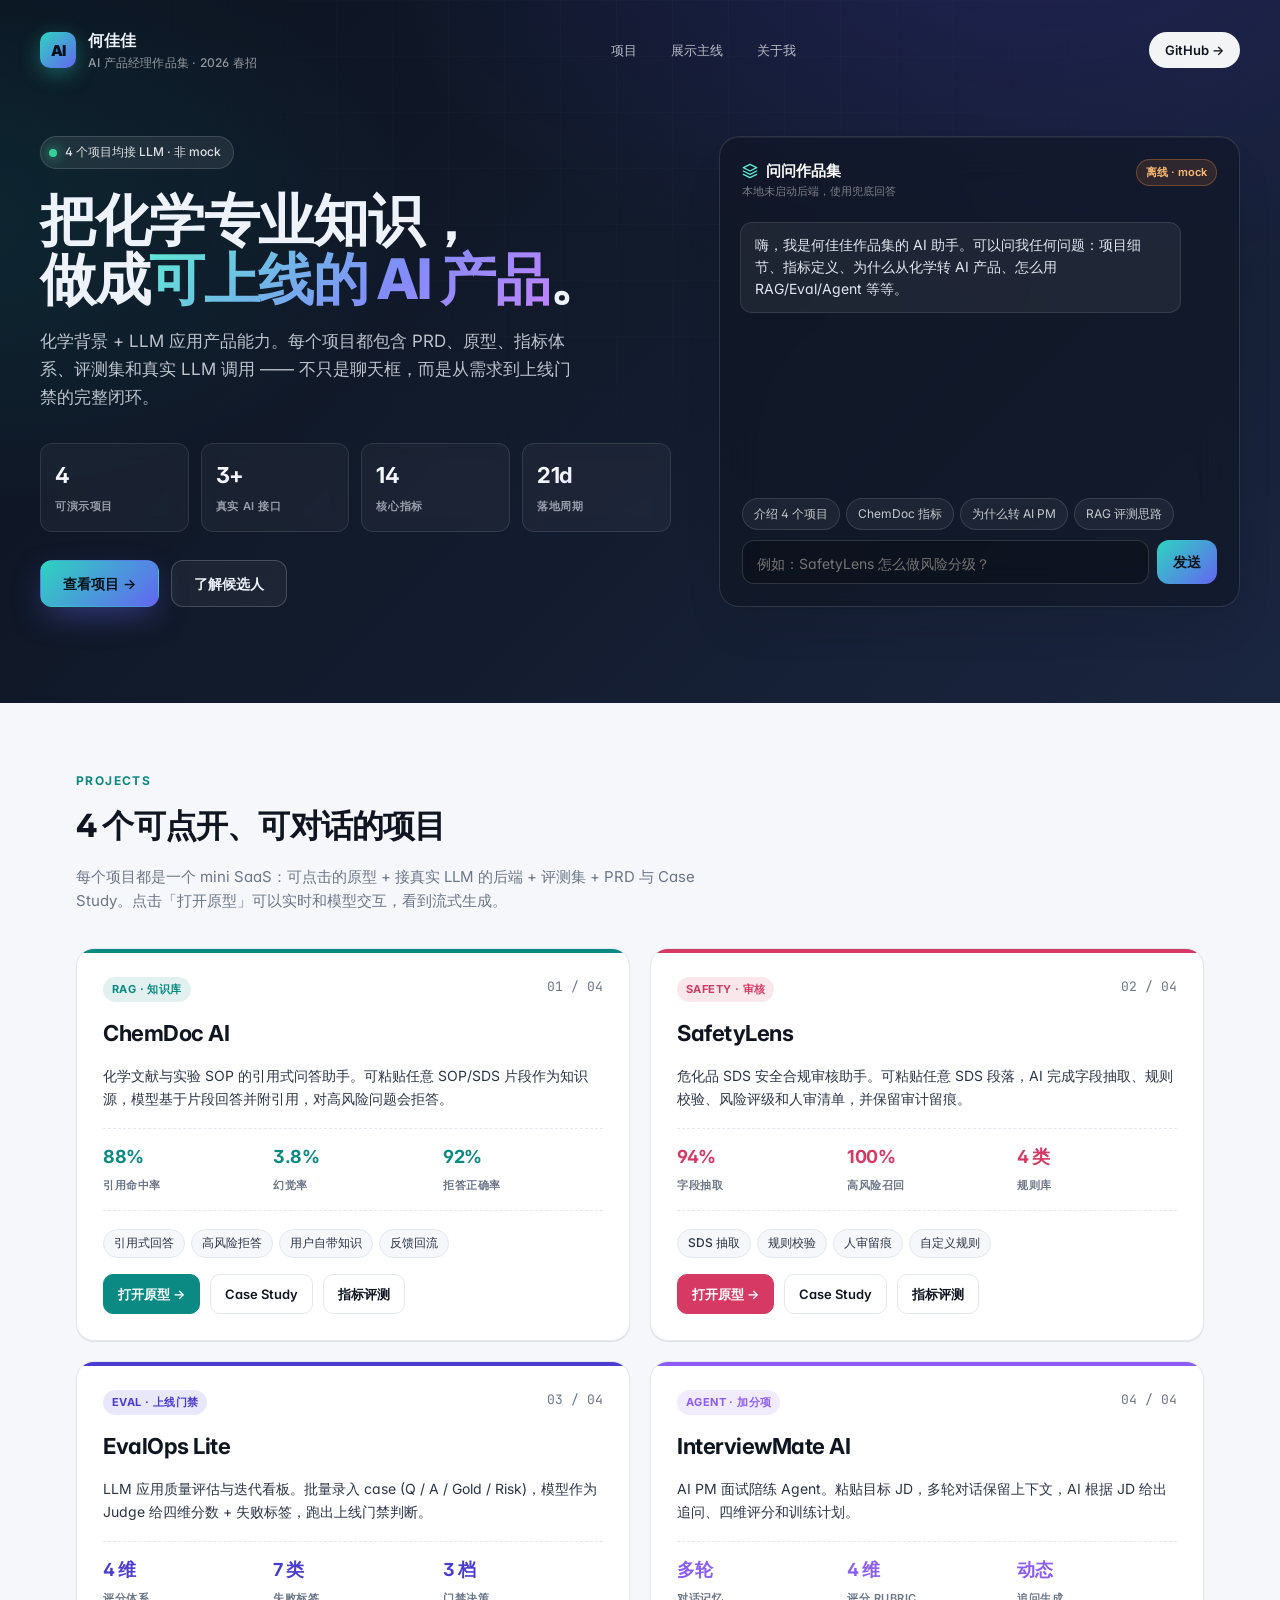
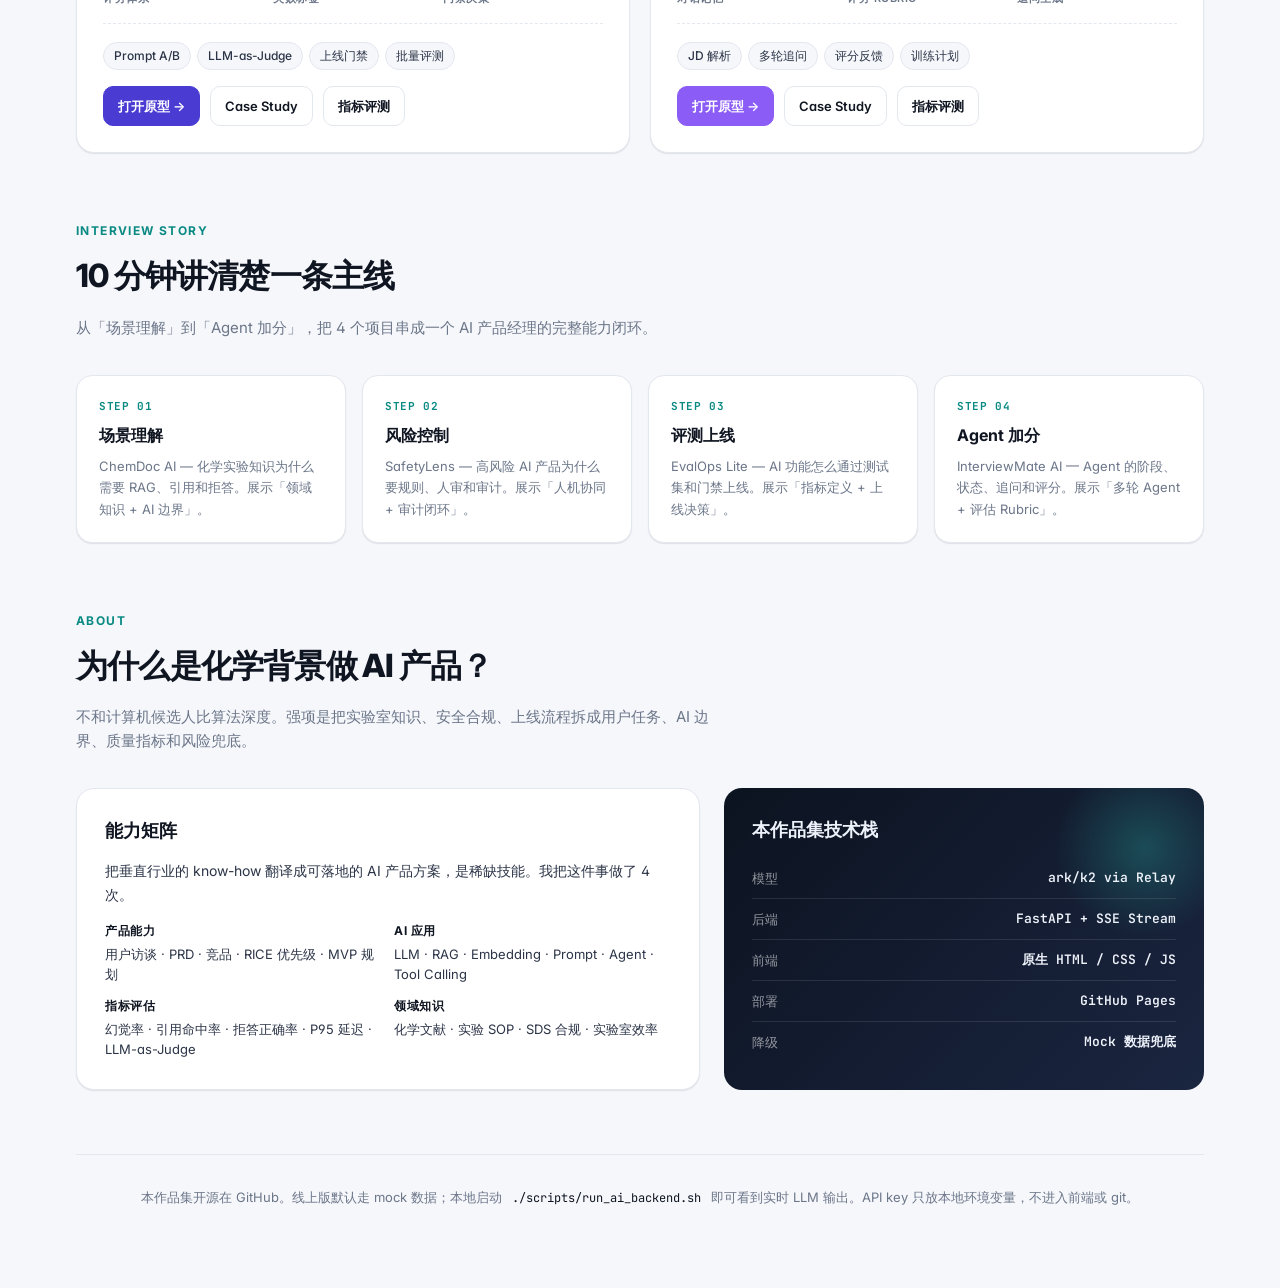
<file: index.html>
<!doctype html>
<html lang="zh-CN">
  <head>
    <meta charset="utf-8" />
    <meta name="viewport" content="width=device-width, initial-scale=1" />
    <title>何佳佳 · AI 产品经理作品集</title>
    <meta name="description" content="化学背景转 AI 产品的作品集 — RAG、Eval、Agent、安全审核，每个项目都接真实 LLM。" />
    <link rel="preconnect" href="https://fonts.googleapis.com" />
    <link rel="preconnect" href="https://fonts.gstatic.com" crossorigin />
    <link href="https://fonts.googleapis.com/css2?family=Inter:wght@400;500;600;700;800&family=JetBrains+Mono:wght@400;600&display=swap" rel="stylesheet" />
    <style>
      :root {
        --ink: #0f1521;
        --ink-soft: #2b3447;
        --muted: #6b7689;
        --line: #e3e7ee;
        --line-strong: #c9d0dc;
        --bg: #f6f7fb;
        --panel: #ffffff;
        --teal: #0a8a83;
        --teal-deep: #04645f;
        --blue: #1e4fd1;
        --indigo: #4a3bd3;
        --rose: #d63a64;
        --amber: #b87000;
        --green: #0d8a4e;
        --grad-start: #0f2027;
        --grad-mid: #203a43;
        --grad-end: #2c5364;
        --accent-glow: 0 0 60px rgba(10, 138, 131, 0.25);
        --shadow-sm: 0 1px 2px rgba(15, 21, 33, 0.04), 0 1px 1px rgba(15, 21, 33, 0.06);
        --shadow-md: 0 8px 24px -8px rgba(15, 21, 33, 0.12), 0 2px 6px rgba(15, 21, 33, 0.04);
        --shadow-lg: 0 24px 48px -16px rgba(15, 21, 33, 0.18), 0 8px 16px -8px rgba(15, 21, 33, 0.08);
      }

      * { box-sizing: border-box; }
      html { scroll-behavior: smooth; }
      body {
        margin: 0;
        background: var(--bg);
        color: var(--ink);
        font-family: Inter, "PingFang SC", "Microsoft YaHei", system-ui, sans-serif;
        font-feature-settings: "ss01", "cv11";
        -webkit-font-smoothing: antialiased;
        line-height: 1.55;
      }
      a { color: inherit; text-decoration: none; }
      button { font: inherit; cursor: pointer; }

      /* ============ Hero ============ */
      .hero {
        position: relative;
        overflow: hidden;
        background: radial-gradient(1100px 600px at 80% -10%, rgba(74, 59, 211, 0.22), transparent 60%),
                    radial-gradient(900px 500px at -10% 30%, rgba(10, 138, 131, 0.18), transparent 60%),
                    linear-gradient(135deg, #0c1320 0%, #131c2e 55%, #1a2540 100%);
        color: #eef2fa;
        padding: 28px 36px 96px;
      }
      .hero::before {
        content: "";
        position: absolute;
        inset: 0;
        background-image:
          linear-gradient(rgba(255, 255, 255, 0.04) 1px, transparent 1px),
          linear-gradient(90deg, rgba(255, 255, 255, 0.04) 1px, transparent 1px);
        background-size: 56px 56px;
        mask-image: radial-gradient(ellipse at 50% 0%, #000 0%, transparent 70%);
        opacity: 0.5;
        pointer-events: none;
      }
      .nav-bar {
        display: flex;
        align-items: center;
        justify-content: space-between;
        max-width: 1200px;
        margin: 0 auto;
        position: relative;
        z-index: 2;
      }
      .logo {
        display: flex;
        align-items: center;
        gap: 12px;
        font-weight: 700;
        letter-spacing: 0.2px;
      }
      .logo-mark {
        width: 36px; height: 36px;
        border-radius: 10px;
        display: grid; place-items: center;
        background: linear-gradient(135deg, #2dd4bf 0%, #6366f1 100%);
        color: #06121b;
        font-weight: 900;
        font-size: 15px;
        letter-spacing: -0.5px;
        box-shadow: 0 6px 20px rgba(45, 212, 191, 0.35);
      }
      .logo small { color: rgba(255,255,255,0.55); font-weight: 500; font-size: 12px; display: block; margin-top: 1px; }
      .nav-links { display: flex; gap: 6px; }
      .nav-link {
        padding: 7px 14px;
        border-radius: 999px;
        font-size: 13px;
        font-weight: 500;
        color: rgba(255,255,255,0.7);
        transition: all .18s ease;
      }
      .nav-link:hover { background: rgba(255,255,255,0.08); color: #fff; }
      .nav-cta {
        padding: 8px 16px;
        border-radius: 999px;
        background: rgba(255,255,255,0.95);
        color: #0f1521;
        font-weight: 600;
        font-size: 13px;
      }

      .hero-grid {
        max-width: 1200px;
        margin: 64px auto 0;
        display: grid;
        grid-template-columns: 1.15fr 0.95fr;
        gap: 48px;
        position: relative;
        z-index: 2;
      }
      .hero-left .badge-row {
        display: inline-flex; align-items: center; gap: 8px;
        padding: 6px 12px 6px 8px;
        background: rgba(255,255,255,0.08);
        border: 1px solid rgba(255,255,255,0.14);
        border-radius: 999px;
        font-size: 12px;
        color: rgba(255,255,255,0.85);
        font-weight: 500;
      }
      .badge-dot { width: 8px; height: 8px; border-radius: 50%; background: #34d399; box-shadow: 0 0 12px #34d399; animation: pulse 2s infinite; }
      @keyframes pulse {
        0%, 100% { opacity: 1; }
        50% { opacity: 0.45; }
      }
      .hero-headline {
        font-size: clamp(36px, 4.8vw, 56px);
        font-weight: 800;
        letter-spacing: -1.4px;
        line-height: 1.05;
        margin: 22px 0 18px;
      }
      .hero-headline em {
        font-style: normal;
        background: linear-gradient(135deg, #5eead4 0%, #818cf8 60%, #c084fc 100%);
        -webkit-background-clip: text;
        background-clip: text;
        color: transparent;
      }
      .hero-sub {
        font-size: 17px;
        line-height: 1.65;
        max-width: 540px;
        color: rgba(238,242,250,0.78);
      }
      .hero-stats {
        margin-top: 32px;
        display: grid;
        grid-template-columns: repeat(4, 1fr);
        gap: 12px;
      }
      .stat {
        padding: 14px 14px;
        border-radius: 12px;
        background: rgba(255,255,255,0.04);
        border: 1px solid rgba(255,255,255,0.10);
        backdrop-filter: blur(8px);
      }
      .stat strong {
        display: block;
        font-size: 22px;
        font-weight: 700;
        letter-spacing: -0.5px;
        background: linear-gradient(135deg, #fff 0%, #c7d2fe 100%);
        -webkit-background-clip: text;
        background-clip: text;
        color: transparent;
      }
      .stat span {
        font-size: 11px;
        color: rgba(238,242,250,0.6);
        text-transform: uppercase;
        letter-spacing: 0.6px;
        font-weight: 600;
      }
      .hero-cta {
        margin-top: 28px;
        display: flex;
        gap: 12px;
        flex-wrap: wrap;
      }
      .btn {
        padding: 12px 22px;
        border-radius: 12px;
        font-weight: 600;
        font-size: 14px;
        border: 1px solid transparent;
        transition: all .18s ease;
        display: inline-flex;
        align-items: center;
        gap: 8px;
      }
      .btn-primary {
        background: linear-gradient(135deg, #2dd4bf 0%, #6366f1 100%);
        color: #06121b;
        box-shadow: 0 12px 32px -8px rgba(99, 102, 241, 0.5);
      }
      .btn-primary:hover { transform: translateY(-1px); box-shadow: 0 16px 36px -8px rgba(99, 102, 241, 0.6); }
      .btn-ghost {
        background: rgba(255,255,255,0.05);
        border-color: rgba(255,255,255,0.18);
        color: #eef2fa;
      }
      .btn-ghost:hover { background: rgba(255,255,255,0.10); }

      /* ============ Hero right: live AI assistant ============ */
      .ask-card {
        background: rgba(15, 21, 33, 0.55);
        border: 1px solid rgba(255,255,255,0.12);
        border-radius: 20px;
        padding: 22px;
        backdrop-filter: blur(20px);
        box-shadow: var(--shadow-lg), inset 0 1px 0 rgba(255,255,255,0.06);
        display: flex;
        flex-direction: column;
        min-height: 380px;
        position: relative;
      }
      .ask-head {
        display: flex; justify-content: space-between; align-items: flex-start; gap: 12px;
        margin-bottom: 14px;
      }
      .ask-title {
        font-size: 15px; font-weight: 700; color: #fff;
        display: flex; align-items: center; gap: 8px;
      }
      .ask-status {
        font-size: 11px;
        padding: 4px 9px;
        border-radius: 999px;
        background: rgba(34, 197, 94, 0.12);
        color: #86efac;
        border: 1px solid rgba(34, 197, 94, 0.3);
        font-weight: 600;
      }
      .ask-status.offline { background: rgba(251, 146, 60, 0.12); color: #fdba74; border-color: rgba(251, 146, 60, 0.3); }
      .ask-meta {
        font-size: 11px;
        color: rgba(255,255,255,0.45);
        font-family: "JetBrains Mono", monospace;
      }
      .ask-msgs {
        flex: 1;
        overflow-y: auto;
        display: flex;
        flex-direction: column;
        gap: 10px;
        padding: 8px 2px;
        margin: 0 -4px 12px;
        max-height: 280px;
      }
      .ask-msgs::-webkit-scrollbar { width: 4px; }
      .ask-msgs::-webkit-scrollbar-thumb { background: rgba(255,255,255,0.15); border-radius: 4px; }
      .ask-msg {
        padding: 11px 14px;
        border-radius: 12px;
        font-size: 14px;
        line-height: 1.6;
        max-width: 92%;
        white-space: pre-wrap;
        word-wrap: break-word;
      }
      .ask-msg.user {
        align-self: flex-end;
        background: linear-gradient(135deg, rgba(45, 212, 191, 0.15), rgba(99, 102, 241, 0.15));
        border: 1px solid rgba(99, 102, 241, 0.3);
        color: #ecfeff;
      }
      .ask-msg.ai {
        align-self: flex-start;
        background: rgba(255,255,255,0.06);
        border: 1px solid rgba(255,255,255,0.10);
        color: #e2e8f0;
      }
      .ask-msg.ai .typing-cursor {
        display: inline-block; width: 7px; height: 14px; vertical-align: -2px;
        background: #5eead4; margin-left: 2px;
        animation: blink 0.9s infinite;
      }
      @keyframes blink { 50% { opacity: 0; } }
      .ask-suggest {
        display: flex; gap: 6px; flex-wrap: wrap; margin-bottom: 10px;
      }
      .ask-suggest button {
        padding: 6px 11px;
        background: rgba(255,255,255,0.05);
        border: 1px solid rgba(255,255,255,0.12);
        border-radius: 999px;
        color: rgba(255,255,255,0.75);
        font-size: 12px;
        transition: all .15s ease;
      }
      .ask-suggest button:hover { background: rgba(255,255,255,0.10); color: #fff; border-color: rgba(255,255,255,0.25); }
      .ask-input {
        display: flex; gap: 8px;
      }
      .ask-input textarea {
        flex: 1;
        resize: none;
        height: 44px;
        padding: 12px 14px;
        background: rgba(0,0,0,0.25);
        border: 1px solid rgba(255,255,255,0.14);
        border-radius: 12px;
        color: #fff;
        font: inherit;
        font-size: 14px;
        outline: none;
        transition: border-color .15s ease;
      }
      .ask-input textarea:focus { border-color: #2dd4bf; }
      .ask-input button {
        padding: 0 16px;
        background: linear-gradient(135deg, #2dd4bf 0%, #6366f1 100%);
        border: 0;
        border-radius: 12px;
        color: #06121b;
        font-weight: 700;
        font-size: 14px;
        white-space: nowrap;
      }
      .ask-input button:disabled { opacity: 0.55; cursor: not-allowed; }

      /* ============ Main content ============ */
      .container {
        max-width: 1200px;
        margin: 0 auto;
        padding: 64px 36px;
      }
      .section-eyebrow {
        display: inline-block;
        font-size: 12px;
        font-weight: 700;
        letter-spacing: 1.4px;
        text-transform: uppercase;
        color: var(--teal);
        margin-bottom: 10px;
      }
      .section-title {
        font-size: 32px;
        font-weight: 800;
        letter-spacing: -0.8px;
        margin: 0 0 12px;
        color: var(--ink);
      }
      .section-sub {
        color: var(--muted);
        max-width: 640px;
        font-size: 15px;
      }

      /* ============ Project cards ============ */
      .projects {
        margin-top: 36px;
        display: grid;
        grid-template-columns: repeat(2, 1fr);
        gap: 20px;
      }
      .project {
        position: relative;
        padding: 28px 26px 26px;
        background: #fff;
        border: 1px solid var(--line);
        border-radius: 18px;
        box-shadow: var(--shadow-sm);
        transition: transform .25s ease, box-shadow .25s ease, border-color .25s ease;
        overflow: hidden;
      }
      .project::before {
        content: "";
        position: absolute;
        top: 0; left: 0; right: 0;
        height: 4px;
        background: var(--proj-color, var(--teal));
      }
      .project:hover {
        transform: translateY(-4px);
        box-shadow: var(--shadow-lg);
        border-color: var(--proj-color, var(--line-strong));
      }
      .project[data-color="teal"] { --proj-color: #0a8a83; }
      .project[data-color="rose"] { --proj-color: #d63a64; }
      .project[data-color="indigo"] { --proj-color: #4a3bd3; }
      .project[data-color="violet"] { --proj-color: #8b5cf6; }

      .project-head {
        display: flex; align-items: flex-start; justify-content: space-between; gap: 14px;
      }
      .project-tag {
        font-size: 11px;
        padding: 4px 9px;
        border-radius: 999px;
        font-weight: 700;
        letter-spacing: 0.4px;
        background: color-mix(in srgb, var(--proj-color) 12%, white);
        color: var(--proj-color);
        text-transform: uppercase;
      }
      .project-num {
        font-family: "JetBrains Mono", monospace;
        font-size: 13px;
        color: var(--muted);
      }
      .project h3 {
        font-size: 22px;
        font-weight: 700;
        letter-spacing: -0.5px;
        margin: 14px 0 6px;
      }
      .project-pitch {
        color: var(--ink-soft);
        font-size: 14px;
        line-height: 1.65;
      }
      .project-metrics {
        display: grid;
        grid-template-columns: repeat(3, 1fr);
        gap: 10px;
        margin: 18px 0;
        padding: 14px 0;
        border-top: 1px dashed var(--line);
        border-bottom: 1px dashed var(--line);
      }
      .project-metric strong {
        display: block;
        font-size: 18px;
        font-weight: 700;
        color: var(--proj-color);
        letter-spacing: -0.3px;
      }
      .project-metric span {
        font-size: 11px;
        color: var(--muted);
        text-transform: uppercase;
        letter-spacing: 0.5px;
        font-weight: 600;
      }
      .project-feats {
        display: flex; flex-wrap: wrap; gap: 6px;
        margin-bottom: 16px;
      }
      .feat {
        padding: 4px 10px;
        font-size: 12px;
        background: var(--bg);
        border: 1px solid var(--line);
        border-radius: 999px;
        color: var(--ink-soft);
        font-weight: 500;
      }
      .project-links {
        display: flex; gap: 10px;
      }
      .project-links a {
        padding: 9px 14px;
        font-size: 13px;
        font-weight: 600;
        border-radius: 10px;
        border: 1px solid var(--line);
        transition: all .15s ease;
      }
      .project-links a.primary {
        background: var(--proj-color);
        color: #fff;
        border-color: var(--proj-color);
      }
      .project-links a.primary:hover { filter: brightness(1.08); }
      .project-links a:not(.primary):hover { border-color: var(--proj-color); color: var(--proj-color); }

      /* ============ Narrative ============ */
      .narrative {
        margin-top: 36px;
        display: grid;
        grid-template-columns: repeat(4, 1fr);
        gap: 16px;
      }
      .step {
        position: relative;
        padding: 22px;
        background: #fff;
        border: 1px solid var(--line);
        border-radius: 16px;
        box-shadow: var(--shadow-sm);
      }
      .step-num {
        font-family: "JetBrains Mono", monospace;
        font-size: 11px;
        font-weight: 700;
        color: var(--teal);
        letter-spacing: 0.6px;
      }
      .step h4 {
        font-size: 16px;
        margin: 8px 0 8px;
        font-weight: 700;
      }
      .step p {
        color: var(--muted);
        font-size: 13px;
        line-height: 1.65;
        margin: 0;
      }

      /* ============ About section ============ */
      .about {
        margin-top: 36px;
        display: grid;
        grid-template-columns: 1.3fr 1fr;
        gap: 24px;
      }
      .about-card {
        padding: 28px;
        background: #fff;
        border: 1px solid var(--line);
        border-radius: 18px;
        box-shadow: var(--shadow-sm);
      }
      .about-card h3 {
        font-size: 18px;
        margin: 0 0 14px;
        font-weight: 700;
      }
      .about-card p { color: var(--ink-soft); font-size: 14px; line-height: 1.75; margin: 0 0 10px; }
      .skill-grid {
        display: grid;
        grid-template-columns: 1fr 1fr;
        gap: 12px;
        margin-top: 14px;
      }
      .skill {
        font-size: 13px;
        color: var(--ink-soft);
      }
      .skill strong { color: var(--ink); display: block; margin-bottom: 4px; font-size: 12px; text-transform: uppercase; letter-spacing: 0.5px; }

      .stack-card {
        padding: 28px;
        background: linear-gradient(135deg, #0c1320 0%, #1a2540 100%);
        color: #eef2fa;
        border-radius: 18px;
        position: relative;
        overflow: hidden;
      }
      .stack-card::after {
        content: "";
        position: absolute;
        right: -30px; top: -30px;
        width: 180px; height: 180px;
        border-radius: 50%;
        background: radial-gradient(circle, rgba(45,212,191,0.25), transparent 70%);
      }
      .stack-card h3 { font-size: 18px; margin: 0 0 14px; position: relative; z-index: 1; }
      .stack-line {
        display: flex; justify-content: space-between; align-items: center;
        padding: 10px 0;
        border-bottom: 1px solid rgba(255,255,255,0.10);
        font-size: 13px;
        position: relative; z-index: 1;
      }
      .stack-line:last-child { border-bottom: 0; }
      .stack-line span { color: rgba(255,255,255,0.55); }
      .stack-line strong { font-family: "JetBrains Mono", monospace; font-weight: 600; }

      /* ============ Footer ============ */
      footer {
        margin-top: 64px;
        padding: 32px 0 16px;
        border-top: 1px solid var(--line);
        color: var(--muted);
        font-size: 13px;
        text-align: center;
      }
      footer code { padding: 2px 6px; background: var(--bg); border-radius: 4px; font-family: "JetBrains Mono", monospace; font-size: 12px; color: var(--ink); }

      /* ============ Responsive ============ */
      @media (max-width: 960px) {
        .hero { padding: 24px 24px 64px; }
        .hero-grid { grid-template-columns: 1fr; gap: 32px; margin-top: 36px; }
        .hero-stats { grid-template-columns: repeat(2, 1fr); }
        .container { padding: 48px 24px; }
        .projects { grid-template-columns: 1fr; }
        .narrative { grid-template-columns: repeat(2, 1fr); }
        .about { grid-template-columns: 1fr; }
        .nav-links { display: none; }
      }
      @media (max-width: 520px) {
        .hero-stats { grid-template-columns: 1fr 1fr; }
        .narrative { grid-template-columns: 1fr; }
        .project-metrics { grid-template-columns: 1fr 1fr 1fr; }
      }
    </style>
  </head>
  <body>
    <header class="hero">
      <nav class="nav-bar">
        <div class="logo">
          <div class="logo-mark">AI</div>
          <div>
            何佳佳
            <small>AI 产品经理作品集 · 2026 春招</small>
          </div>
        </div>
        <div class="nav-links">
          <a class="nav-link" href="#projects">项目</a>
          <a class="nav-link" href="#story">展示主线</a>
          <a class="nav-link" href="#about">关于我</a>
        </div>
        <a class="nav-cta" href="https://github.com/betep114511/ai-pm-portfolio">GitHub →</a>
      </nav>

      <div class="hero-grid">
        <div class="hero-left">
          <span class="badge-row"><span class="badge-dot"></span> 4 个项目均接 LLM · 非 mock</span>
          <h1 class="hero-headline">把化学专业知识，<br />做成<em>可上线的 AI 产品</em>。</h1>
          <p class="hero-sub">
            化学背景 + LLM 应用产品能力。每个项目都包含 PRD、原型、指标体系、评测集和真实 LLM 调用 ——
            不只是聊天框，而是从需求到上线门禁的完整闭环。
          </p>
          <div class="hero-stats">
            <div class="stat"><strong>4</strong><span>可演示项目</span></div>
            <div class="stat"><strong>3+</strong><span>真实 AI 接口</span></div>
            <div class="stat"><strong>14</strong><span>核心指标</span></div>
            <div class="stat"><strong>21d</strong><span>落地周期</span></div>
          </div>
          <div class="hero-cta">
            <a class="btn btn-primary" href="#projects">查看项目 →</a>
            <a class="btn btn-ghost" href="#about">了解候选人</a>
          </div>
        </div>

        <aside class="ask-card" aria-label="AI 作品集助手">
          <div class="ask-head">
            <div>
              <div class="ask-title">
                <svg width="16" height="16" viewBox="0 0 24 24" fill="none"><path d="M12 2L2 7l10 5 10-5-10-5z M2 17l10 5 10-5 M2 12l10 5 10-5" stroke="#5eead4" stroke-width="2" stroke-linecap="round" stroke-linejoin="round"/></svg>
                问问作品集
              </div>
              <div class="ask-meta" id="aiMeta">model: ark/k2 · 检测中…</div>
            </div>
            <span class="ask-status" id="aiStatus">连接中</span>
          </div>
          <div class="ask-msgs" id="askMsgs">
            <div class="ask-msg ai">嗨，我是何佳佳作品集的 AI 助手。可以问我任何问题：项目细节、指标定义、为什么从化学转 AI 产品、怎么用 RAG/Eval/Agent 等等。</div>
          </div>
          <div class="ask-suggest" id="askSuggest">
            <button data-q="用 3 句话介绍这 4 个项目">介绍 4 个项目</button>
            <button data-q="ChemDoc AI 的核心指标是什么？为什么这样选？">ChemDoc 指标</button>
            <button data-q="为什么从化学转 AI 产品，能加分的点是什么？">为什么转 AI PM</button>
            <button data-q="如何判断 RAG 答案够好？">RAG 评测思路</button>
          </div>
          <div class="ask-input">
            <textarea id="askInput" placeholder="例如：SafetyLens 怎么做风险分级？" maxlength="500"></textarea>
            <button id="askSend" type="button">发送</button>
          </div>
        </aside>
      </div>
    </header>

    <main class="container">
      <section id="projects">
        <span class="section-eyebrow">Projects</span>
        <h2 class="section-title">4 个可点开、可对话的项目</h2>
        <p class="section-sub">每个项目都是一个 mini SaaS：可点击的原型 + 接真实 LLM 的后端 + 评测集 + PRD 与 Case Study。点击「打开原型」可以实时和模型交互，看到流式生成。</p>

        <div class="projects">
          <article class="project" data-color="teal">
            <div class="project-head">
              <span class="project-tag">RAG · 知识库</span>
              <span class="project-num">01 / 04</span>
            </div>
            <h3>ChemDoc AI</h3>
            <p class="project-pitch">化学文献与实验 SOP 的引用式问答助手。可粘贴任意 SOP/SDS 片段作为知识源，模型基于片段回答并附引用，对高风险问题会拒答。</p>
            <div class="project-metrics">
              <div class="project-metric"><strong>88%</strong><span>引用命中率</span></div>
              <div class="project-metric"><strong>3.8%</strong><span>幻觉率</span></div>
              <div class="project-metric"><strong>92%</strong><span>拒答正确率</span></div>
            </div>
            <div class="project-feats">
              <span class="feat">引用式回答</span>
              <span class="feat">高风险拒答</span>
              <span class="feat">用户自带知识</span>
              <span class="feat">反馈回流</span>
            </div>
            <div class="project-links">
              <a class="primary" href="./chemdoc_ai/prototype/">打开原型 →</a>
              <a href="./chemdoc_ai/case_study.md">Case Study</a>
              <a href="./chemdoc_ai/metrics_and_eval.md">指标评测</a>
            </div>
          </article>

          <article class="project" data-color="rose">
            <div class="project-head">
              <span class="project-tag">Safety · 审核</span>
              <span class="project-num">02 / 04</span>
            </div>
            <h3>SafetyLens</h3>
            <p class="project-pitch">危化品 SDS 安全合规审核助手。可粘贴任意 SDS 段落，AI 完成字段抽取、规则校验、风险评级和人审清单，并保留审计留痕。</p>
            <div class="project-metrics">
              <div class="project-metric"><strong>94%</strong><span>字段抽取</span></div>
              <div class="project-metric"><strong>100%</strong><span>高风险召回</span></div>
              <div class="project-metric"><strong>4 类</strong><span>规则库</span></div>
            </div>
            <div class="project-feats">
              <span class="feat">SDS 抽取</span>
              <span class="feat">规则校验</span>
              <span class="feat">人审留痕</span>
              <span class="feat">自定义规则</span>
            </div>
            <div class="project-links">
              <a class="primary" href="./safetylens/prototype/">打开原型 →</a>
              <a href="./safetylens/case_study.md">Case Study</a>
              <a href="./safetylens/metrics_and_eval.md">指标评测</a>
            </div>
          </article>

          <article class="project" data-color="indigo">
            <div class="project-head">
              <span class="project-tag">Eval · 上线门禁</span>
              <span class="project-num">03 / 04</span>
            </div>
            <h3>EvalOps Lite</h3>
            <p class="project-pitch">LLM 应用质量评估与迭代看板。批量录入 case (Q / A / Gold / Risk)，模型作为 Judge 给四维分数 + 失败标签，跑出上线门禁判断。</p>
            <div class="project-metrics">
              <div class="project-metric"><strong>4 维</strong><span>评分体系</span></div>
              <div class="project-metric"><strong>7 类</strong><span>失败标签</span></div>
              <div class="project-metric"><strong>3 档</strong><span>门禁决策</span></div>
            </div>
            <div class="project-feats">
              <span class="feat">Prompt A/B</span>
              <span class="feat">LLM-as-Judge</span>
              <span class="feat">上线门禁</span>
              <span class="feat">批量评测</span>
            </div>
            <div class="project-links">
              <a class="primary" href="./evalops_lite/prototype/">打开原型 →</a>
              <a href="./evalops_lite/case_study.md">Case Study</a>
              <a href="./evalops_lite/metrics_and_eval.md">指标评测</a>
            </div>
          </article>

          <article class="project" data-color="violet">
            <div class="project-head">
              <span class="project-tag">Agent · 加分项</span>
              <span class="project-num">04 / 04</span>
            </div>
            <h3>InterviewMate AI</h3>
            <p class="project-pitch">AI PM 面试陪练 Agent。粘贴目标 JD，多轮对话保留上下文，AI 根据 JD 给出追问、四维评分和训练计划。</p>
            <div class="project-metrics">
              <div class="project-metric"><strong>多轮</strong><span>对话记忆</span></div>
              <div class="project-metric"><strong>4 维</strong><span>评分 Rubric</span></div>
              <div class="project-metric"><strong>动态</strong><span>追问生成</span></div>
            </div>
            <div class="project-feats">
              <span class="feat">JD 解析</span>
              <span class="feat">多轮追问</span>
              <span class="feat">评分反馈</span>
              <span class="feat">训练计划</span>
            </div>
            <div class="project-links">
              <a class="primary" href="./interviewmate_ai/prototype/">打开原型 →</a>
              <a href="./interviewmate_ai/case_study.md">Case Study</a>
              <a href="./interviewmate_ai/metrics_and_eval.md">指标评测</a>
            </div>
          </article>
        </div>
      </section>

      <section id="story">
        <div style="margin-top: 64px;">
          <span class="section-eyebrow">Interview Story</span>
          <h2 class="section-title">10 分钟讲清楚一条主线</h2>
          <p class="section-sub">从「场景理解」到「Agent 加分」，把 4 个项目串成一个 AI 产品经理的完整能力闭环。</p>
        </div>
        <div class="narrative">
          <div class="step">
            <div class="step-num">STEP 01</div>
            <h4>场景理解</h4>
            <p>ChemDoc AI — 化学实验知识为什么需要 RAG、引用和拒答。展示「领域知识 + AI 边界」。</p>
          </div>
          <div class="step">
            <div class="step-num">STEP 02</div>
            <h4>风险控制</h4>
            <p>SafetyLens — 高风险 AI 产品为什么要规则、人审和审计。展示「人机协同 + 审计闭环」。</p>
          </div>
          <div class="step">
            <div class="step-num">STEP 03</div>
            <h4>评测上线</h4>
            <p>EvalOps Lite — AI 功能怎么通过测试集和门禁上线。展示「指标定义 + 上线决策」。</p>
          </div>
          <div class="step">
            <div class="step-num">STEP 04</div>
            <h4>Agent 加分</h4>
            <p>InterviewMate AI — Agent 的阶段、状态、追问和评分。展示「多轮 Agent + 评估 Rubric」。</p>
          </div>
        </div>
      </section>

      <section id="about">
        <div style="margin-top: 64px;">
          <span class="section-eyebrow">About</span>
          <h2 class="section-title">为什么是化学背景做 AI 产品？</h2>
          <p class="section-sub">不和计算机候选人比算法深度。强项是把实验室知识、安全合规、上线流程拆成用户任务、AI 边界、质量指标和风险兜底。</p>
        </div>
        <div class="about">
          <div class="about-card">
            <h3>能力矩阵</h3>
            <p>把垂直行业的 know-how 翻译成可落地的 AI 产品方案，是稀缺技能。我把这件事做了 4 次。</p>
            <div class="skill-grid">
              <div class="skill">
                <strong>产品能力</strong>
                用户访谈 · PRD · 竞品 · RICE 优先级 · MVP 规划
              </div>
              <div class="skill">
                <strong>AI 应用</strong>
                LLM · RAG · Embedding · Prompt · Agent · Tool Calling
              </div>
              <div class="skill">
                <strong>指标评估</strong>
                幻觉率 · 引用命中率 · 拒答正确率 · P95 延迟 · LLM-as-Judge
              </div>
              <div class="skill">
                <strong>领域知识</strong>
                化学文献 · 实验 SOP · SDS 合规 · 实验室效率
              </div>
            </div>
          </div>
          <div class="stack-card">
            <h3>本作品集技术栈</h3>
            <div class="stack-line"><span>模型</span><strong>ark/k2 via Relay</strong></div>
            <div class="stack-line"><span>后端</span><strong>FastAPI + SSE Stream</strong></div>
            <div class="stack-line"><span>前端</span><strong>原生 HTML / CSS / JS</strong></div>
            <div class="stack-line"><span>部署</span><strong>GitHub Pages</strong></div>
            <div class="stack-line"><span>降级</span><strong>Mock 数据兜底</strong></div>
          </div>
        </div>
      </section>

      <footer>
        本作品集开源在 GitHub。线上版默认走 mock 数据；本地启动 <code>./scripts/run_ai_backend.sh</code> 即可看到实时 LLM 输出。API key 只放本地环境变量，不进入前端或 git。
      </footer>
    </main>

    <script>
      (function () {
        // The public github.io demo intentionally exposes NO live backend, so
        // we never burn an API key for random visitors. Run the FastAPI
        // backend on YOUR own machine (see README "本地 AI 调用") and it
        // will be picked up automatically. To point at a remote backend,
        // set localStorage AI_BACKEND_URL beforehand.
        const DEFAULT_BACKEND_URL = "http://127.0.0.1:8787";
        const AI_BACKEND_URL = localStorage.getItem("AI_BACKEND_URL") || DEFAULT_BACKEND_URL;
        const msgsEl = document.getElementById("askMsgs");
        const inputEl = document.getElementById("askInput");
        const sendBtn = document.getElementById("askSend");
        const statusEl = document.getElementById("aiStatus");
        const metaEl = document.getElementById("aiMeta");
        const suggestEl = document.getElementById("askSuggest");
        const history = [];
        let healthOk = false;

        function el(tag, cls, text) {
          const n = document.createElement(tag);
          if (cls) n.className = cls;
          if (text !== undefined) n.textContent = text;
          return n;
        }

        function addMsg(role, text) {
          const node = el("div", `ask-msg ${role}`, text);
          msgsEl.appendChild(node);
          msgsEl.scrollTop = msgsEl.scrollHeight;
          return node;
        }

        async function checkHealth() {
          try {
            const r = await fetch(`${AI_BACKEND_URL}/health`, { mode: "cors" });
            if (!r.ok) throw new Error("not ok");
            const data = await r.json();
            healthOk = !!data.configured;
            statusEl.textContent = healthOk ? "实时 LLM" : "未配置";
            statusEl.classList.toggle("offline", !healthOk);
            metaEl.textContent = `model: ${data.model || "?"} · 已连接`;
          } catch (_) {
            healthOk = false;
            statusEl.textContent = "离线 · mock";
            statusEl.classList.add("offline");
            metaEl.textContent = "本地未启动后端，使用兜底回答";
          }
        }

        function mockAnswer(q) {
          const k = q.toLowerCase();
          if (k.includes("chemdoc") || k.includes("指标")) {
            return "ChemDoc 的核心指标是引用命中率（≥85%）、幻觉率（≤3%）、拒答正确率（≥90%）和 P95 延迟（≤8s）。选择依据：用户最怕 AI 编造步骤导致实验事故。";
          }
          if (k.includes("safetylens") || k.includes("风险")) {
            return "SafetyLens 用 LLM 抽取 SDS 字段 + 规则引擎硬校验 + 高风险必经 EHS 人审，三层兜底。AI 只是 Draft，最终责任由人承担。";
          }
          if (k.includes("eval") || k.includes("评测")) {
            return "EvalOps 用 Prompt A/B + LLM-as-Judge + 上线门禁。门禁是硬阈值：核心准确率≥85%、幻觉率≤3%、P95≤8s、高风险 100% 走人审，缺一不可发布。";
          }
          if (k.includes("agent") || k.includes("interview")) {
            return "InterviewMate 是 Agent：阶段（破冰/项目/AI/收尾）+ 状态（已回答维度）+ 追问策略 + 评分 Rubric。和题库的区别是它会基于你的回答动态深挖。";
          }
          if (k.includes("化学") || k.includes("转")) {
            return "化学背景 = 垂直行业理解。我做的 ChemDoc 和 SafetyLens 都是化学场景的真实痛点，不是凭空想出来的；这种领域知识是计算机背景同学短期补不上来的稀缺资源。";
          }
          return "（本地未启动 AI 后端，使用兜底回答。完整答案见 README 和各项目的 Case Study。）";
        }

        async function streamAnswer(node, userQuestion) {
          const ctrl = new AbortController();
          const timer = setTimeout(() => ctrl.abort(), 60000);
          try {
            const r = await fetch(`${AI_BACKEND_URL}/api/portfolio/ask/stream`, {
              method: "POST",
              headers: { "Content-Type": "application/json" },
              body: JSON.stringify({ question: userQuestion, history }),
              signal: ctrl.signal
            });
            if (!r.ok || !r.body) throw new Error("backend not available");
            const reader = r.body.getReader();
            const decoder = new TextDecoder();
            let buffer = "";
            let full = "";
            node.textContent = "";
            const cursor = el("span", "typing-cursor");
            node.appendChild(cursor);
            while (true) {
              const { value, done } = await reader.read();
              if (done) break;
              buffer += decoder.decode(value, { stream: true });
              const events = buffer.split("\n\n");
              buffer = events.pop() || "";
              for (const evt of events) {
                const lines = evt.split("\n");
                let evType = "message";
                let data = "";
                for (const line of lines) {
                  if (line.startsWith("event:")) evType = line.slice(6).trim();
                  if (line.startsWith("data:")) data += line.slice(5).trim();
                }
                if (!data) continue;
                try {
                  const obj = JSON.parse(data);
                  if (evType === "token" && obj.text) {
                    full += obj.text;
                    cursor.remove();
                    node.textContent = full;
                    node.appendChild(cursor);
                    msgsEl.scrollTop = msgsEl.scrollHeight;
                  } else if (evType === "done") {
                    cursor.remove();
                    metaEl.textContent = `model: ${obj.model || "?"} · ${obj.latency_ms}ms`;
                    return full;
                  } else if (evType === "error") {
                    throw new Error(obj.detail || "ai error");
                  }
                } catch (_) {}
              }
            }
            cursor.remove();
            return full;
          } finally {
            clearTimeout(timer);
          }
        }

        async function send(q) {
          const text = (q || inputEl.value).trim();
          if (!text) return;
          inputEl.value = "";
          sendBtn.disabled = true;
          addMsg("user", text);
          history.push({ role: "user", content: text });
          const aiNode = addMsg("ai", "思考中…");
          let answer = "";
          try {
            if (!healthOk) throw new Error("offline");
            answer = await streamAnswer(aiNode, text);
            if (!answer) { aiNode.textContent = mockAnswer(text); answer = aiNode.textContent; }
          } catch (_) {
            answer = mockAnswer(text);
            aiNode.textContent = answer;
          }
          history.push({ role: "assistant", content: answer });
          sendBtn.disabled = false;
          inputEl.focus();
        }

        sendBtn.addEventListener("click", () => send());
        inputEl.addEventListener("keydown", (e) => {
          if (e.key === "Enter" && !e.shiftKey) {
            e.preventDefault();
            send();
          }
        });
        suggestEl.querySelectorAll("button").forEach((b) => {
          b.addEventListener("click", () => send(b.dataset.q));
        });

        checkHealth();
      })();
    </script>
  </body>
</html>
</file>
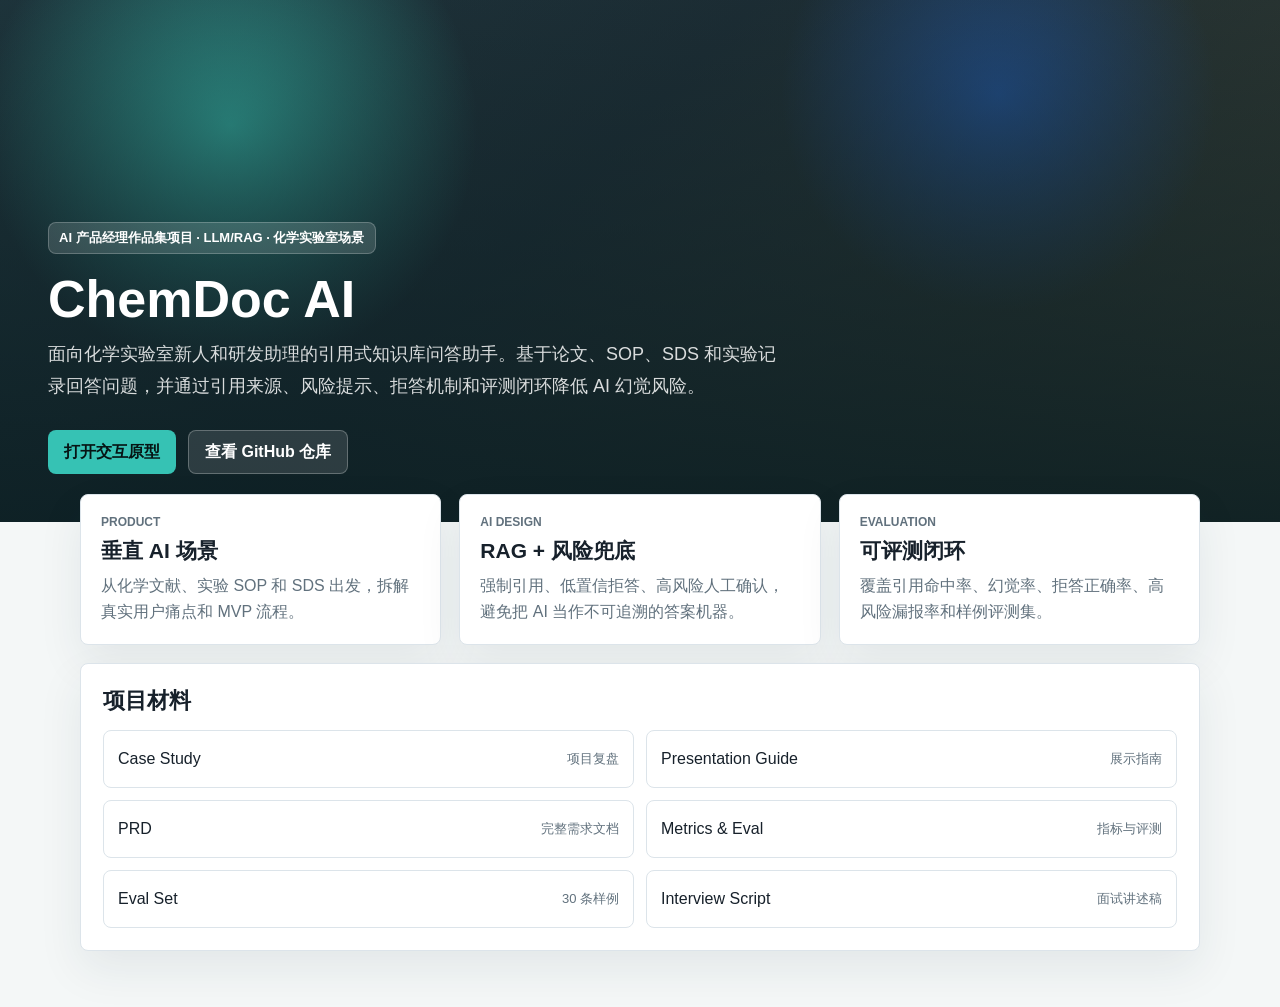
<file: chemdoc_ai/index.html>
<!doctype html>
<html lang="zh-CN">
  <head>
    <meta charset="utf-8" />
    <meta name="viewport" content="width=device-width, initial-scale=1" />
    <title>ChemDoc AI Portfolio</title>
    <style>
      :root {
        --ink: #17212b;
        --muted: #61717d;
        --line: #dce4ea;
        --canvas: #f4f7f7;
        --panel: #ffffff;
        --teal: #147d7a;
        --blue: #2458a6;
        --amber: #b26a00;
      }

      * {
        box-sizing: border-box;
      }

      body {
        margin: 0;
        background: var(--canvas);
        color: var(--ink);
        font-family: Inter, "PingFang SC", "Microsoft YaHei", Arial, sans-serif;
        letter-spacing: 0;
      }

      .shell {
        min-height: 100vh;
        display: grid;
        grid-template-columns: minmax(0, 1fr);
      }

      .hero {
        min-height: 58vh;
        display: grid;
        align-items: end;
        background:
          linear-gradient(180deg, rgba(12, 31, 35, 0.18), rgba(12, 31, 35, 0.88)),
          radial-gradient(circle at 18% 24%, rgba(55, 182, 168, 0.9), transparent 22%),
          radial-gradient(circle at 78% 18%, rgba(36, 88, 166, 0.8), transparent 20%),
          linear-gradient(135deg, #213840, #1f2f37 42%, #3b3f31);
        color: #ffffff;
        padding: 48px;
      }

      .hero-inner {
        max-width: 1040px;
      }

      .tagline {
        display: inline-flex;
        min-height: 32px;
        align-items: center;
        padding: 0 10px;
        border-radius: 8px;
        background: rgba(255, 255, 255, 0.14);
        border: 1px solid rgba(255, 255, 255, 0.22);
        font-size: 13px;
        font-weight: 700;
      }

      h1 {
        margin: 18px 0 12px;
        font-size: 52px;
        line-height: 1.05;
      }

      .lead {
        max-width: 740px;
        margin: 0;
        color: rgba(255, 255, 255, 0.84);
        font-size: 18px;
        line-height: 1.75;
      }

      .actions {
        display: flex;
        flex-wrap: wrap;
        gap: 12px;
        margin-top: 28px;
      }

      .button {
        min-height: 44px;
        display: inline-flex;
        align-items: center;
        justify-content: center;
        border-radius: 8px;
        padding: 0 16px;
        text-decoration: none;
        font-weight: 760;
      }

      .button.primary {
        background: #36c2b4;
        color: #061414;
      }

      .button.secondary {
        background: rgba(255, 255, 255, 0.12);
        border: 1px solid rgba(255, 255, 255, 0.26);
        color: #ffffff;
      }

      .content {
        width: min(1120px, calc(100% - 40px));
        margin: -28px auto 56px;
        display: grid;
        gap: 18px;
      }

      .summary-grid {
        display: grid;
        grid-template-columns: repeat(3, minmax(0, 1fr));
        gap: 18px;
      }

      .card,
      .doc-panel {
        background: var(--panel);
        border: 1px solid var(--line);
        border-radius: 8px;
        box-shadow: 0 18px 45px rgba(31, 45, 61, 0.08);
      }

      .card {
        padding: 20px;
      }

      .card-label {
        color: var(--muted);
        font-size: 12px;
        font-weight: 800;
        text-transform: uppercase;
      }

      .card strong {
        display: block;
        margin-top: 8px;
        font-size: 21px;
      }

      .card p {
        margin: 8px 0 0;
        color: var(--muted);
        line-height: 1.6;
      }

      .doc-panel {
        padding: 22px;
      }

      .doc-panel h2 {
        margin: 0 0 14px;
        font-size: 22px;
      }

      .link-list {
        display: grid;
        grid-template-columns: repeat(2, minmax(0, 1fr));
        gap: 12px;
      }

      .doc-link {
        min-height: 58px;
        display: flex;
        align-items: center;
        justify-content: space-between;
        gap: 14px;
        padding: 14px;
        border: 1px solid var(--line);
        border-radius: 8px;
        text-decoration: none;
        color: var(--ink);
      }

      .doc-link span {
        color: var(--muted);
        font-size: 13px;
      }

      .doc-link:hover {
        border-color: #91cfc8;
        background: #f1fbfa;
      }

      @media (max-width: 820px) {
        .hero {
          padding: 34px 20px;
        }

        h1 {
          font-size: 38px;
        }

        .summary-grid,
        .link-list {
          grid-template-columns: 1fr;
        }
      }
    </style>
  </head>
  <body>
    <main class="shell">
      <section class="hero">
        <div class="hero-inner">
          <div class="tagline">AI 产品经理作品集项目 · LLM/RAG · 化学实验室场景</div>
          <h1>ChemDoc AI</h1>
          <p class="lead">
            面向化学实验室新人和研发助理的引用式知识库问答助手。基于论文、SOP、SDS 和实验记录回答问题，并通过引用来源、风险提示、拒答机制和评测闭环降低 AI 幻觉风险。
          </p>
          <div class="actions">
            <a class="button primary" href="./prototype/">打开交互原型</a>
            <a class="button secondary" href="https://github.com/betep114511/chemdoc-ai">查看 GitHub 仓库</a>
          </div>
        </div>
      </section>

      <section class="content">
        <div class="summary-grid" aria-label="项目亮点">
          <article class="card">
            <div class="card-label">Product</div>
            <strong>垂直 AI 场景</strong>
            <p>从化学文献、实验 SOP 和 SDS 出发，拆解真实用户痛点和 MVP 流程。</p>
          </article>
          <article class="card">
            <div class="card-label">AI Design</div>
            <strong>RAG + 风险兜底</strong>
            <p>强制引用、低置信拒答、高风险人工确认，避免把 AI 当作不可追溯的答案机器。</p>
          </article>
          <article class="card">
            <div class="card-label">Evaluation</div>
            <strong>可评测闭环</strong>
            <p>覆盖引用命中率、幻觉率、拒答正确率、高风险漏报率和样例评测集。</p>
          </article>
        </div>

        <div class="doc-panel">
          <h2>项目材料</h2>
          <div class="link-list">
            <a class="doc-link" href="./case_study.md">Case Study <span>项目复盘</span></a>
            <a class="doc-link" href="./presentation_guide.md">Presentation Guide <span>展示指南</span></a>
            <a class="doc-link" href="./prd.md">PRD <span>完整需求文档</span></a>
            <a class="doc-link" href="./metrics_and_eval.md">Metrics & Eval <span>指标与评测</span></a>
            <a class="doc-link" href="./data/eval_set.csv">Eval Set <span>30 条样例</span></a>
            <a class="doc-link" href="./interview_script.md">Interview Script <span>面试讲述稿</span></a>
          </div>
        </div>
      </section>
    </main>
  </body>
</html>
</file>
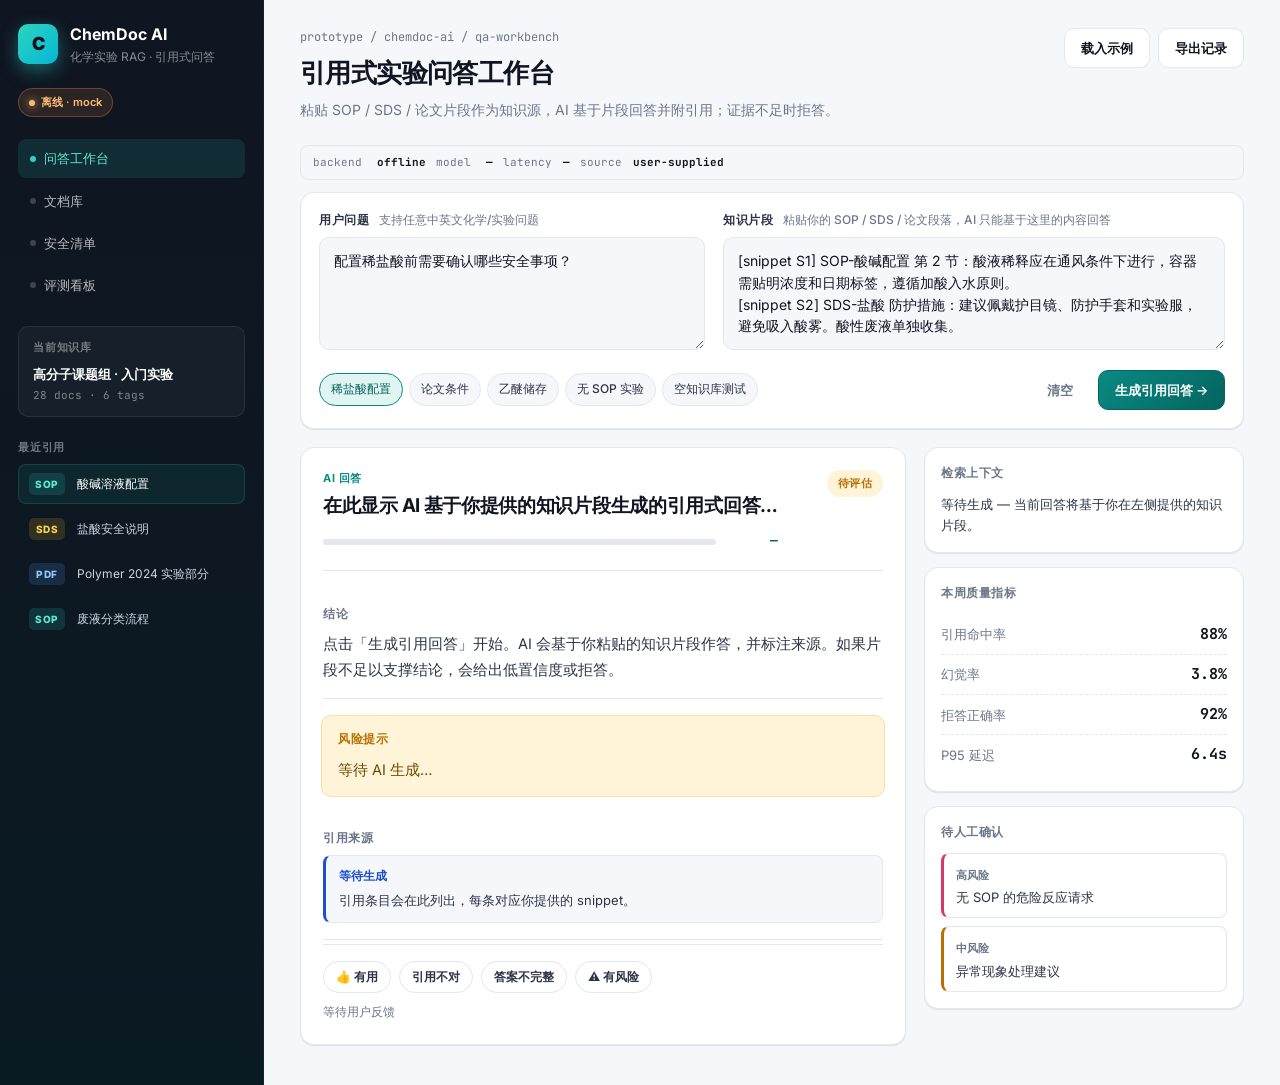
<file: chemdoc_ai/prototype/index.html>
<!doctype html>
<html lang="zh-CN">
  <head>
    <meta charset="utf-8" />
    <meta name="viewport" content="width=device-width, initial-scale=1" />
    <title>ChemDoc AI · 化学实验 RAG 助手</title>
    <link rel="preconnect" href="https://fonts.googleapis.com" />
    <link rel="preconnect" href="https://fonts.gstatic.com" crossorigin />
    <link href="https://fonts.googleapis.com/css2?family=Inter:wght@400;500;600;700;800&family=JetBrains+Mono:wght@400;600&display=swap" rel="stylesheet" />
    <link rel="stylesheet" href="./styles.css" />
  </head>
  <body>
    <div class="app-shell">
      <aside class="sidebar">
        <div class="brand-block">
          <div class="brand-mark">C</div>
          <div>
            <div class="brand-name">ChemDoc AI</div>
            <div class="brand-subtitle">化学实验 RAG · 引用式问答</div>
          </div>
        </div>

        <div>
          <span class="health-pill" id="healthPill">
            <span class="dot"></span>
            <span id="healthLabel">检测中…</span>
          </span>
        </div>

        <nav class="nav-list">
          <button class="nav-item active" type="button"><span class="nav-dot"></span> 问答工作台</button>
          <button class="nav-item" type="button"><span class="nav-dot"></span> 文档库</button>
          <button class="nav-item" type="button"><span class="nav-dot"></span> 安全清单</button>
          <button class="nav-item" type="button"><span class="nav-dot"></span> 评测看板</button>
        </nav>

        <div class="side-card">
          <span class="section-label">当前知识库</span>
          <div class="lib-name">高分子课题组 · 入门实验</div>
          <div class="lib-meta">28 docs · 6 tags</div>
        </div>

        <div>
          <span class="section-label">最近引用</span>
          <div class="doc-list">
            <button class="doc-row selected" type="button">
              <span class="doc-type sop">SOP</span>
              <span>酸碱溶液配置</span>
            </button>
            <button class="doc-row" type="button">
              <span class="doc-type sds">SDS</span>
              <span>盐酸安全说明</span>
            </button>
            <button class="doc-row" type="button">
              <span class="doc-type paper">PDF</span>
              <span>Polymer 2024 实验部分</span>
            </button>
            <button class="doc-row" type="button">
              <span class="doc-type sop">SOP</span>
              <span>废液分类流程</span>
            </button>
          </div>
        </div>
      </aside>

      <main class="workspace">
        <header class="topbar">
          <div>
            <div class="breadcrumb">prototype / chemdoc-ai / qa-workbench</div>
            <h1>引用式实验问答工作台</h1>
            <p class="tag-line">粘贴 SOP / SDS / 论文片段作为知识源，AI 基于片段回答并附引用；证据不足时拒答。</p>
          </div>
          <div class="topbar-actions">
            <button class="btn" type="button" id="loadDemoBtn">载入示例</button>
            <button class="btn" type="button" id="exportBtn">导出记录</button>
          </div>
        </header>

        <div class="runtime-meta">
          <span>backend <strong id="rtBackend">checking…</strong></span>
          <span>model <strong id="rtModel">—</strong></span>
          <span>latency <strong id="rtLatency">—</strong></span>
          <span>source <strong id="rtSource">user-supplied</strong></span>
        </div>

        <section class="composer">
          <div class="composer-grid">
            <div class="composer-field">
              <label for="questionInput">用户问题 <span class="hint">支持任意中英文化学/实验问题</span></label>
              <textarea id="questionInput" rows="4" placeholder="例如：配置稀盐酸前需要确认哪些安全事项？">配置稀盐酸前需要确认哪些安全事项？</textarea>
            </div>
            <div class="composer-field">
              <label for="knowledgeInput">知识片段 <span class="hint">粘贴你的 SOP / SDS / 论文段落，AI 只能基于这里的内容回答</span></label>
              <textarea id="knowledgeInput" rows="4" placeholder="[snippet S1] SOP-酸碱配置 第 2 节：酸液稀释应在通风条件下进行，容器需贴明浓度和日期标签。&#10;[snippet S2] SDS-盐酸 防护措施：建议佩戴护目镜、防护手套和实验服，避免吸入酸雾。">[snippet S1] SOP-酸碱配置 第 2 节：酸液稀释应在通风条件下进行，容器需贴明浓度和日期标签，遵循加酸入水原则。
[snippet S2] SDS-盐酸 防护措施：建议佩戴护目镜、防护手套和实验服，避免吸入酸雾。酸性废液单独收集。</textarea>
            </div>
          </div>

          <div class="composer-actions">
            <div class="suggestions" id="suggestRow">
              <button class="chip active" type="button" data-q="配置稀盐酸前需要确认哪些安全事项？" data-k="[snippet S1] SOP-酸碱配置 第 2 节：酸液稀释应在通风条件下进行，容器需贴明浓度和日期标签，遵循加酸入水原则。&#10;[snippet S2] SDS-盐酸 防护措施：建议佩戴护目镜、防护手套和实验服，避免吸入酸雾。酸性废液单独收集。">稀盐酸配置</button>
              <button class="chip" type="button" data-q="论文里聚合反应的温度和气氛是多少？" data-k="[snippet P1] Paper Polymer 2024 Experimental: The polymerization mixture was maintained at 65 °C under nitrogen atmosphere for 8 hours.&#10;[snippet P2] Paper Polymer 2024 Table S1: Reaction temperature: 65 °C; atmosphere: N2; solvent: toluene.">论文条件</button>
              <button class="chip" type="button" data-q="乙醚可以放在热源旁边吗？" data-k="[snippet S1] SDS-乙醚 储存条件: Keep away from heat, sparks, open flames and oxidizing materials. Store below 30 °C.&#10;[snippet S2] SOP-易燃品储存 第 1 节：易燃液体应存放于指定防火柜，远离热源和氧化剂。">乙醚储存</button>
              <button class="chip" type="button" data-q="没有 SOP 的情况下能不能直接按网上步骤做危险反应？" data-k="[snippet R1] SOP-实验审批流程 高风险实验：高风险实验需完成书面风险评估，并经负责人确认后执行。&#10;[snippet R2] 实验室安全守则 第 4 节：未建立 SOP 的实验不得由新人独立开展。">无 SOP 实验</button>
              <button class="chip" type="button" data-q="THF 怎么除水？" data-k="">空知识库测试</button>
            </div>
            <div style="display: flex; gap: 8px;">
              <button class="btn btn-ghost" type="button" id="clearBtn">清空</button>
              <button class="btn btn-primary" type="button" id="askBtn">生成引用回答 →</button>
            </div>
          </div>
        </section>

        <section class="answer-grid">
          <article class="answer-card">
            <div class="answer-header">
              <div>
                <div class="eyebrow">AI 回答</div>
                <h2 id="answerTitle">在此显示 AI 基于你提供的知识片段生成的引用式回答…</h2>
                <div class="confidence-block">
                  <div class="confidence-bar"><div class="fill" id="confidenceFill" style="width: 0%"></div></div>
                  <div class="confidence-value" id="confidenceValue">—</div>
                </div>
              </div>
              <span id="riskBadge" class="risk-badge medium">待评估</span>
            </div>

            <div class="answer-section">
              <h3>结论</h3>
              <p id="answerBody">点击「生成引用回答」开始。AI 会基于你粘贴的知识片段作答，并标注来源。如果片段不足以支撑结论，会给出低置信度或拒答。</p>
            </div>

            <div class="answer-section safety-callout">
              <h3>风险提示</h3>
              <p id="safetyBody">等待 AI 生成…</p>
            </div>

            <div class="answer-section">
              <h3>引用来源</h3>
              <div id="citationList" class="citation-list">
                <div class="citation"><strong>等待生成</strong><p>引用条目会在此列出，每条对应你提供的 snippet。</p></div>
              </div>
            </div>

            <div class="feedback-row" aria-label="反馈">
              <button class="feedback-btn" type="button" data-feedback="useful">👍 有用</button>
              <button class="feedback-btn" type="button" data-feedback="citation">引用不对</button>
              <button class="feedback-btn" type="button" data-feedback="incomplete">答案不完整</button>
              <button class="feedback-btn danger" type="button" data-feedback="risk">⚠ 有风险</button>
            </div>
            <div id="feedbackStatus" class="feedback-status">等待用户反馈</div>
          </article>

          <aside class="right-rail">
            <div class="rail-card">
              <h4>检索上下文</h4>
              <div id="retrievalMeta" style="font-size: 13px; color: var(--ink-soft); line-height: 1.6;">等待生成 — 当前回答将基于你在左侧提供的知识片段。</div>
            </div>

            <div class="rail-card">
              <h4>本周质量指标</h4>
              <div class="metric-row"><span>引用命中率</span><strong>88%</strong></div>
              <div class="metric-row"><span>幻觉率</span><strong>3.8%</strong></div>
              <div class="metric-row"><span>拒答正确率</span><strong>92%</strong></div>
              <div class="metric-row"><span>P95 延迟</span><strong>6.4s</strong></div>
            </div>

            <div class="rail-card">
              <h4>待人工确认</h4>
              <div class="queue-item high">
                <span class="q-label">高风险</span>
                <p>无 SOP 的危险反应请求</p>
              </div>
              <div class="queue-item medium">
                <span class="q-label">中风险</span>
                <p>异常现象处理建议</p>
              </div>
            </div>
          </aside>
        </section>
      </main>
    </div>

    <script src="./app.js"></script>
  </body>
</html>
</file>
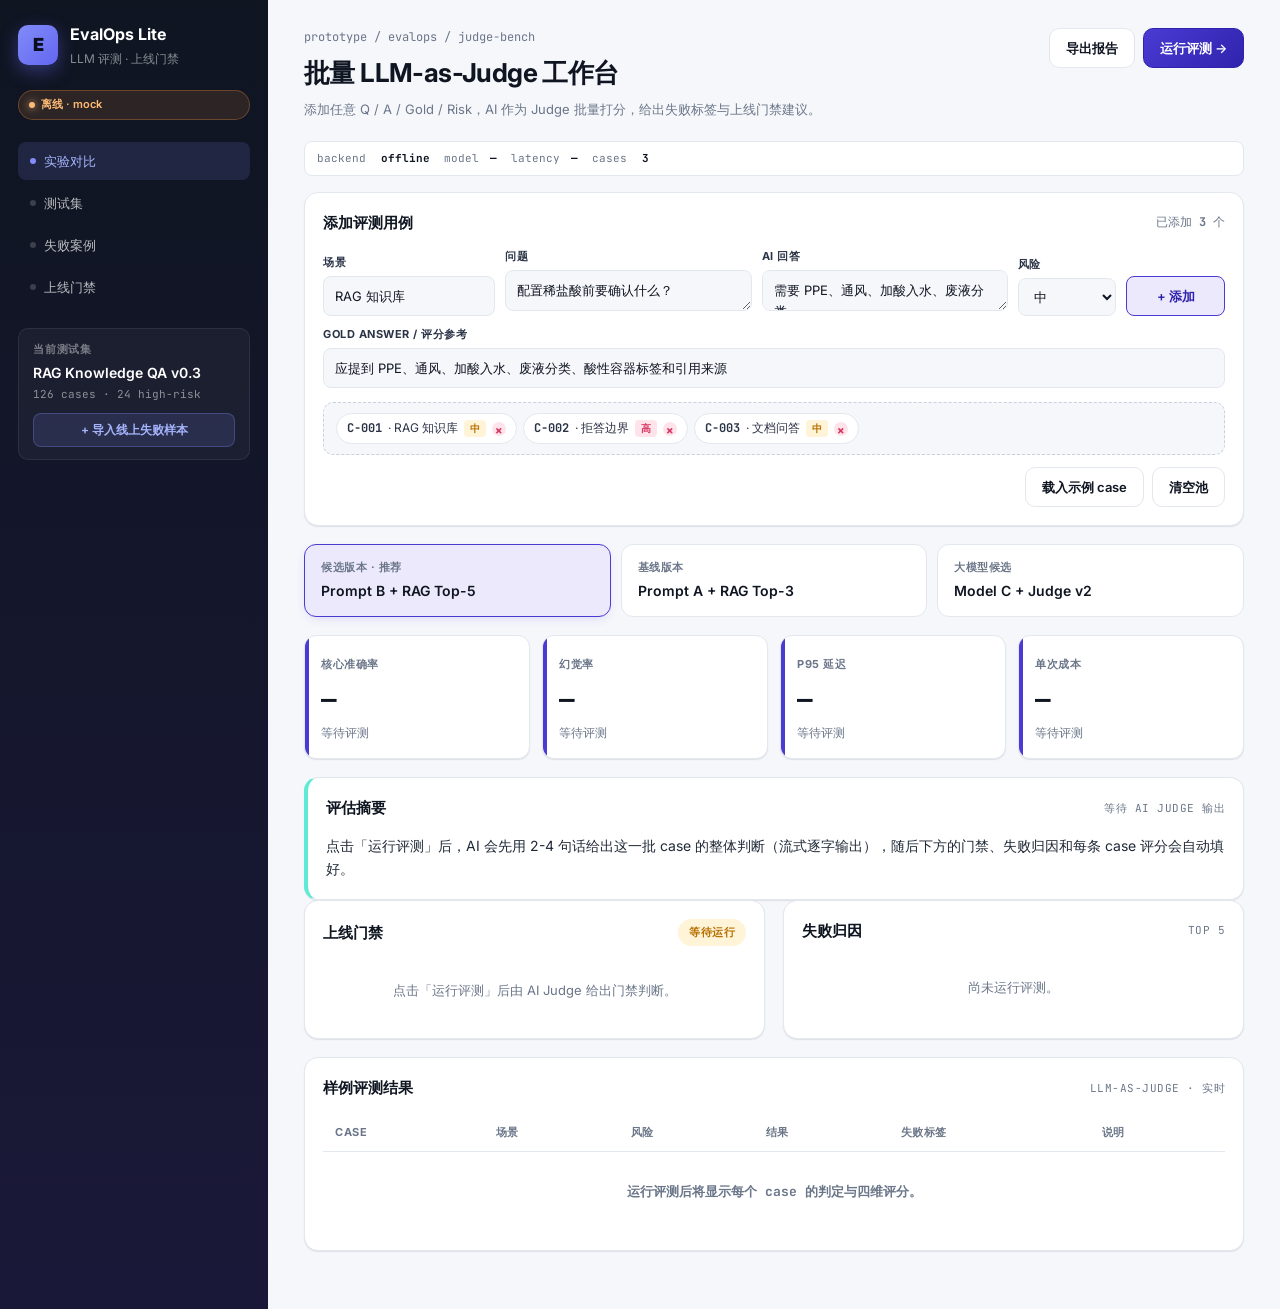
<file: evalops_lite/prototype/index.html>
<!doctype html>
<html lang="zh-CN">
  <head>
    <meta charset="utf-8" />
    <meta name="viewport" content="width=device-width, initial-scale=1" />
    <title>EvalOps Lite · LLM 评测工作台</title>
    <link rel="preconnect" href="https://fonts.googleapis.com" />
    <link rel="preconnect" href="https://fonts.gstatic.com" crossorigin />
    <link href="https://fonts.googleapis.com/css2?family=Inter:wght@400;500;600;700;800&family=JetBrains+Mono:wght@400;600&display=swap" rel="stylesheet" />
    <link rel="stylesheet" href="./styles.css" />
  </head>
  <body>
    <div class="app">
      <aside class="sidebar">
        <div class="brand">
          <div class="mark">E</div>
          <div>
            <strong>EvalOps Lite</strong>
            <span>LLM 评测 · 上线门禁</span>
          </div>
        </div>

        <span class="health-pill" id="healthPill">
          <span class="dot"></span>
          <span id="healthLabel">检测中…</span>
        </span>

        <nav>
          <button class="active" type="button">实验对比</button>
          <button type="button">测试集</button>
          <button type="button">失败案例</button>
          <button type="button">上线门禁</button>
        </nav>

        <section class="dataset">
          <span class="label">当前测试集</span>
          <h2>RAG Knowledge QA v0.3</h2>
          <p>126 cases · 24 high-risk</p>
          <button type="button">+ 导入线上失败样本</button>
        </section>
      </aside>

      <main class="main">
        <header class="topbar">
          <div>
            <div class="breadcrumb">prototype / evalops / judge-bench</div>
            <h1>批量 LLM-as-Judge 工作台</h1>
            <p class="meta-line">添加任意 Q / A / Gold / Risk，AI 作为 Judge 批量打分，给出失败标签与上线门禁建议。</p>
          </div>
          <div class="actions">
            <button class="btn" type="button" id="exportBtn">导出报告</button>
            <button class="btn primary" type="button" id="runButton">运行评测 →</button>
          </div>
        </header>

        <div class="runtime-meta">
          <span>backend <strong id="rtBackend">checking…</strong></span>
          <span>model <strong id="rtModel">—</strong></span>
          <span>latency <strong id="rtLatency">—</strong></span>
          <span>cases <strong id="rtCases">0</strong></span>
        </div>

        <section class="case-composer">
          <div class="composer-head">
            <h3>添加评测用例</h3>
            <span class="stat-mini">已添加 <strong id="caseCount">0</strong> 个</span>
          </div>
          <form class="case-form" id="caseForm" onsubmit="return false">
            <div class="field">
              <label>场景</label>
              <input id="cf-scenario" type="text" placeholder="例如：RAG 知识库" value="RAG 知识库" />
            </div>
            <div class="field">
              <label>问题</label>
              <textarea id="cf-question" rows="1" placeholder="用户问题">配置稀盐酸前要确认什么？</textarea>
            </div>
            <div class="field">
              <label>AI 回答</label>
              <textarea id="cf-answer" rows="1" placeholder="待评测答案">需要 PPE、通风、加酸入水、废液分类。</textarea>
            </div>
            <div class="field">
              <label>风险</label>
              <select id="cf-risk">
                <option value="低">低</option>
                <option value="中" selected>中</option>
                <option value="高">高</option>
              </select>
            </div>
            <div class="field">
              <label>&nbsp;</label>
              <button id="addCaseBtn" type="button">+ 添加</button>
            </div>
            <div class="field" style="grid-column: span 5;">
              <label>Gold Answer / 评分参考</label>
              <input id="cf-gold" type="text" placeholder="正确答案要点" value="应提到 PPE、通风、加酸入水、废液分类、酸性容器标签和引用来源" />
            </div>
          </form>

          <div class="case-pool" id="casePool">
            <span style="color: var(--muted);">还没有用例，点击「+ 添加」或下面的「载入示例」开始。</span>
          </div>

          <div class="run-action">
            <button class="btn" type="button" id="loadSampleBtn">载入示例 case</button>
            <button class="btn" type="button" id="clearPoolBtn">清空池</button>
          </div>
        </section>

        <section class="experiment-switch">
          <button class="variant active" type="button" data-variant="promptB">
            <span>候选版本 · 推荐</span>
            <strong>Prompt B + RAG Top-5</strong>
          </button>
          <button class="variant" type="button" data-variant="promptA">
            <span>基线版本</span>
            <strong>Prompt A + RAG Top-3</strong>
          </button>
          <button class="variant" type="button" data-variant="modelC">
            <span>大模型候选</span>
            <strong>Model C + Judge v2</strong>
          </button>
        </section>

        <section class="score-grid">
          <article class="score-card">
            <span>核心准确率</span>
            <strong id="accuracy">—</strong>
            <p id="accuracyDelta">等待评测</p>
          </article>
          <article class="score-card">
            <span>幻觉率</span>
            <strong id="hallucination">—</strong>
            <p id="hallucinationDelta">等待评测</p>
          </article>
          <article class="score-card">
            <span>P95 延迟</span>
            <strong id="latency">—</strong>
            <p id="latencyDelta">等待评测</p>
          </article>
          <article class="score-card">
            <span>单次成本</span>
            <strong id="cost">—</strong>
            <p id="costDelta">等待评测</p>
          </article>
        </section>

        <article class="panel stream-card">
          <div class="panel-head">
            <h2>评估摘要</h2>
            <span id="streamStatus">等待 AI Judge 输出</span>
          </div>
          <div id="streamSummary" class="stream-summary">点击「运行评测」后，AI 会先用 2-4 句话给出这一批 case 的整体判断（流式逐字输出），随后下方的门禁、失败归因和每条 case 评分会自动填好。</div>
        </article>

        <section class="main-grid">
          <article class="panel">
            <div class="panel-head">
              <h2>上线门禁</h2>
              <span id="gateStatus" class="gate warn">等待运行</span>
            </div>
            <div id="gateList" class="gate-list">
              <div class="empty">点击「运行评测」后由 AI Judge 给出门禁判断。</div>
            </div>
          </article>

          <article class="panel">
            <div class="panel-head">
              <h2>失败归因</h2>
              <span>Top 5</span>
            </div>
            <div id="failureList" class="failure-list">
              <div class="empty">尚未运行评测。</div>
            </div>
          </article>

          <article class="panel wide">
            <div class="panel-head">
              <h2>样例评测结果</h2>
              <span>LLM-as-Judge · 实时</span>
            </div>
            <table>
              <thead>
                <tr><th>Case</th><th>场景</th><th>风险</th><th>结果</th><th>失败标签</th><th>说明</th></tr>
              </thead>
              <tbody id="caseTable">
                <tr><td colspan="6"><div class="empty">运行评测后将显示每个 case 的判定与四维评分。</div></td></tr>
              </tbody>
            </table>
          </article>
        </section>
      </main>
    </div>
    <script src="./app.js"></script>
  </body>
</html>
</file>
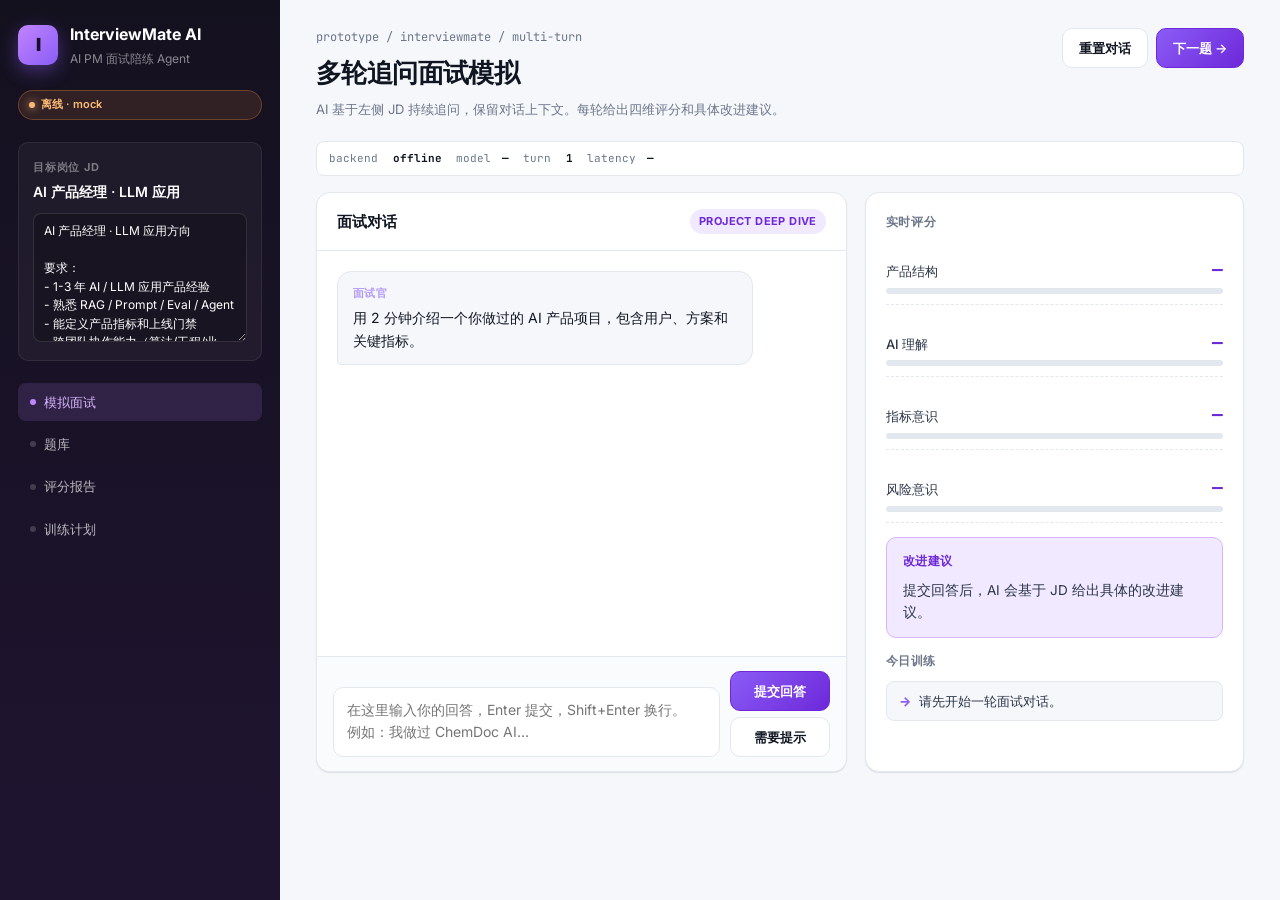
<file: interviewmate_ai/prototype/index.html>
<!doctype html>
<html lang="zh-CN">
  <head>
    <meta charset="utf-8" />
    <meta name="viewport" content="width=device-width, initial-scale=1" />
    <title>InterviewMate AI · 多轮面试陪练</title>
    <link rel="preconnect" href="https://fonts.googleapis.com" />
    <link rel="preconnect" href="https://fonts.gstatic.com" crossorigin />
    <link href="https://fonts.googleapis.com/css2?family=Inter:wght@400;500;600;700;800&family=JetBrains+Mono:wght@400;600&display=swap" rel="stylesheet" />
    <link rel="stylesheet" href="./styles.css" />
  </head>
  <body>
    <div class="app">
      <aside class="sidebar">
        <div class="brand">
          <div class="mark">I</div>
          <div>
            <strong>InterviewMate AI</strong>
            <span>AI PM 面试陪练 Agent</span>
          </div>
        </div>

        <span class="health-pill" id="healthPill">
          <span class="dot"></span>
          <span id="healthLabel">检测中…</span>
        </span>

        <section class="jd-card">
          <span class="label">目标岗位 JD</span>
          <h2 id="jdTitle">AI 产品经理 · LLM 应用</h2>
          <textarea id="jdInput" rows="6">AI 产品经理 · LLM 应用方向

要求：
- 1-3 年 AI / LLM 应用产品经验
- 熟悉 RAG / Prompt / Eval / Agent
- 能定义产品指标和上线门禁
- 跨团队协作能力（算法/工程/业务）
- 加分：垂直行业理解</textarea>
        </section>

        <nav>
          <button class="active" type="button">模拟面试</button>
          <button type="button">题库</button>
          <button type="button">评分报告</button>
          <button type="button">训练计划</button>
        </nav>
      </aside>

      <main class="main">
        <header class="topbar">
          <div>
            <div class="breadcrumb">prototype / interviewmate / multi-turn</div>
            <h1>多轮追问面试模拟</h1>
            <p class="meta-line">AI 基于左侧 JD 持续追问，保留对话上下文。每轮给出四维评分和具体改进建议。</p>
          </div>
          <div class="actions">
            <button class="btn" type="button" id="resetBtn">重置对话</button>
            <button class="btn primary" type="button" id="newQBtn">下一题 →</button>
          </div>
        </header>

        <div class="runtime-meta">
          <span>backend <strong id="rtBackend">checking…</strong></span>
          <span>model <strong id="rtModel">—</strong></span>
          <span>turn <strong id="rtTurn">1</strong></span>
          <span>latency <strong id="rtLatency">—</strong></span>
        </div>

        <section class="layout">
          <article class="chat">
            <div class="chat-head">
              <h2>面试对话</h2>
              <span class="stage" id="stagePill">PROJECT DEEP DIVE</span>
            </div>
            <div id="messages" class="messages"></div>
            <div class="answer-box">
              <textarea id="answerInput" placeholder="在这里输入你的回答，Enter 提交，Shift+Enter 换行。&#10;例如：我做过 ChemDoc AI…"></textarea>
              <div class="actions-col">
                <button class="btn primary" type="button" id="submitButton">提交回答</button>
                <button class="btn" type="button" id="hintBtn">需要提示</button>
              </div>
            </div>
          </article>

          <aside class="report">
            <h2>实时评分</h2>
            <div class="score-row">
              <div class="top"><span>产品结构</span><strong id="scoreProduct">—</strong></div>
              <div class="score-bar"><i id="barProduct" style="width: 0%"></i></div>
            </div>
            <div class="score-row">
              <div class="top"><span>AI 理解</span><strong id="scoreAI">—</strong></div>
              <div class="score-bar"><i id="barAI" style="width: 0%"></i></div>
            </div>
            <div class="score-row">
              <div class="top"><span>指标意识</span><strong id="scoreMetric">—</strong></div>
              <div class="score-bar"><i id="barMetric" style="width: 0%"></i></div>
            </div>
            <div class="score-row">
              <div class="top"><span>风险意识</span><strong id="scoreRisk">—</strong></div>
              <div class="score-bar"><i id="barRisk" style="width: 0%"></i></div>
            </div>

            <div class="feedback-card">
              <h3>改进建议</h3>
              <p id="feedbackText">提交回答后，AI 会基于 JD 给出具体的改进建议。</p>
            </div>

            <div class="plan">
              <h3>今日训练</h3>
              <ul id="planList">
                <li>请先开始一轮面试对话。</li>
              </ul>
            </div>
          </aside>
        </section>
      </main>
    </div>
    <script src="./app.js"></script>
  </body>
</html>
</file>
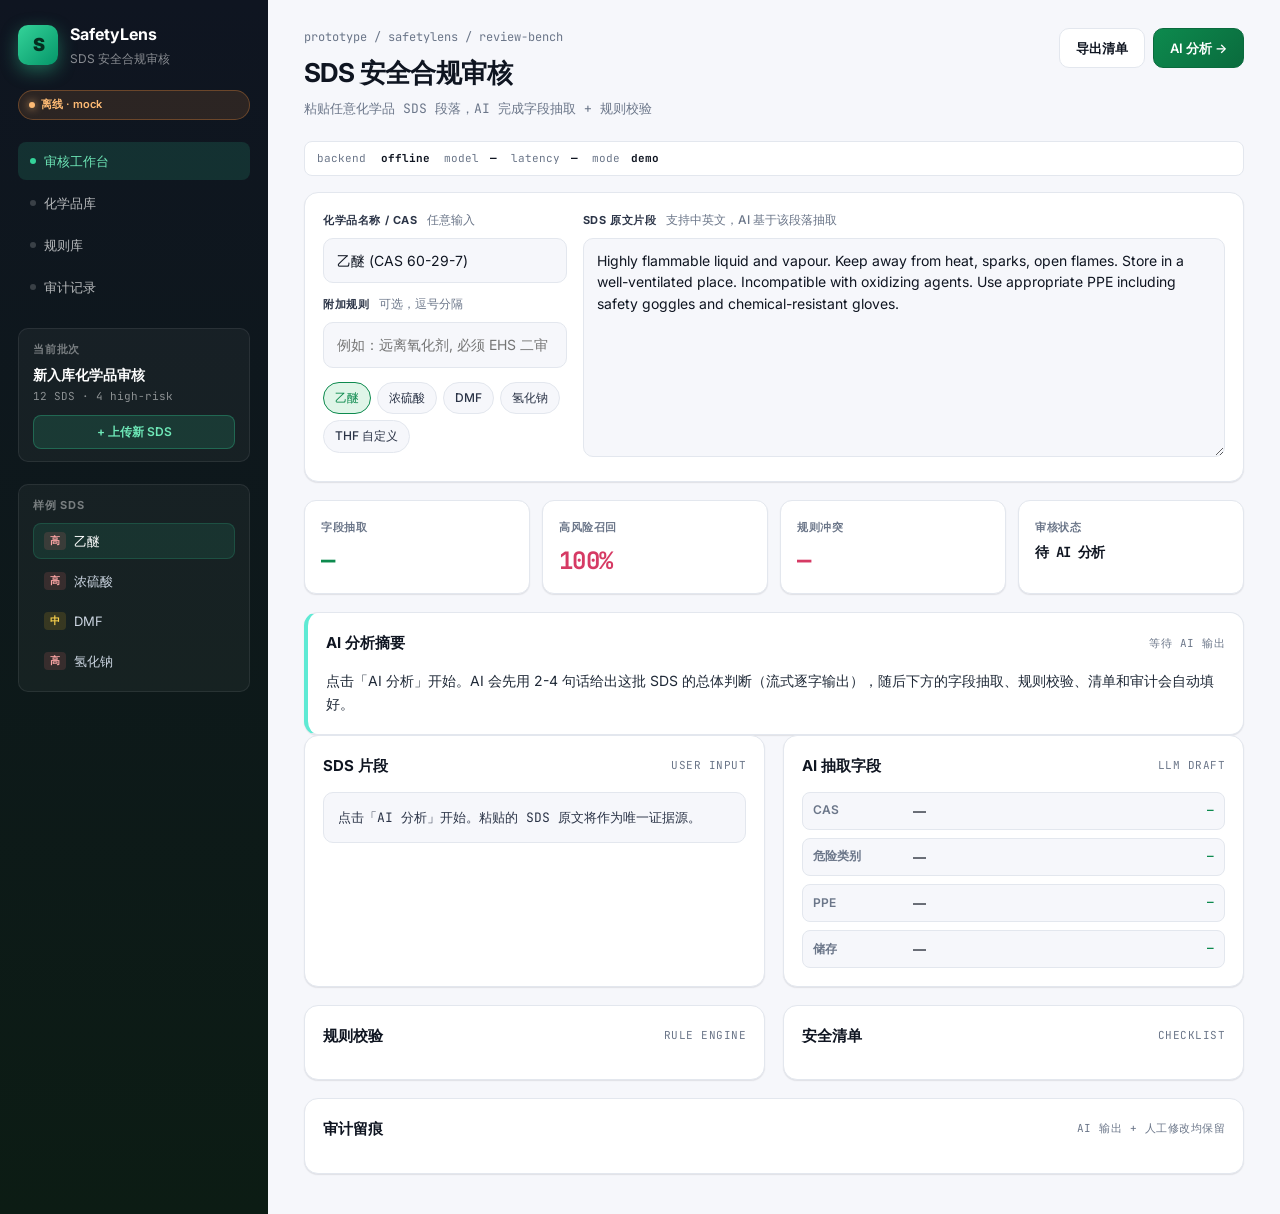
<file: safetylens/prototype/index.html>
<!doctype html>
<html lang="zh-CN">
  <head>
    <meta charset="utf-8" />
    <meta name="viewport" content="width=device-width, initial-scale=1" />
    <title>SafetyLens · SDS 安全审核</title>
    <link rel="preconnect" href="https://fonts.googleapis.com" />
    <link rel="preconnect" href="https://fonts.gstatic.com" crossorigin />
    <link href="https://fonts.googleapis.com/css2?family=Inter:wght@400;500;600;700;800&family=JetBrains+Mono:wght@400;600&display=swap" rel="stylesheet" />
    <link rel="stylesheet" href="./styles.css" />
  </head>
  <body>
    <div class="app">
      <aside class="sidebar">
        <div class="brand">
          <div class="mark">S</div>
          <div>
            <strong>SafetyLens</strong>
            <span>SDS 安全合规审核</span>
          </div>
        </div>

        <span class="health-pill" id="healthPill">
          <span class="dot"></span>
          <span id="healthLabel">检测中…</span>
        </span>

        <nav class="nav">
          <button class="active" type="button">审核工作台</button>
          <button type="button">化学品库</button>
          <button type="button">规则库</button>
          <button type="button">审计记录</button>
        </nav>

        <section class="upload-panel">
          <span class="label">当前批次</span>
          <h2>新入库化学品审核</h2>
          <p>12 SDS · 4 high-risk</p>
          <button type="button">+ 上传新 SDS</button>
        </section>

        <section class="chem-list-card">
          <span class="label">样例 SDS</span>
          <div class="chem-list">
            <button class="chem active" type="button" data-chemical="ether"><span class="risk high">高</span>乙醚</button>
            <button class="chem" type="button" data-chemical="acid"><span class="risk high">高</span>浓硫酸</button>
            <button class="chem" type="button" data-chemical="dmf"><span class="risk medium">中</span>DMF</button>
            <button class="chem" type="button" data-chemical="nah"><span class="risk high">高</span>氢化钠</button>
          </div>
        </section>
      </aside>

      <main class="main">
        <header class="topbar">
          <div>
            <div class="breadcrumb">prototype / safetylens / review-bench</div>
            <h1 id="chemicalName">SDS 安全合规审核</h1>
            <p class="meta-line" id="chemicalMeta">粘贴任意化学品 SDS 段落，AI 完成字段抽取 + 规则校验</p>
          </div>
          <div class="actions">
            <button class="btn" type="button" id="exportBtn">导出清单</button>
            <button class="btn primary" type="button" id="analyzeButton">AI 分析 →</button>
          </div>
        </header>

        <div class="runtime-meta">
          <span>backend <strong id="rtBackend">checking…</strong></span>
          <span>model <strong id="rtModel">—</strong></span>
          <span>latency <strong id="rtLatency">—</strong></span>
          <span>mode <strong id="rtMode">demo</strong></span>
        </div>

        <section class="composer">
          <div class="composer-grid">
            <div class="field">
              <label for="chemInput">化学品名称 / CAS <span class="hint">任意输入</span></label>
              <input id="chemInput" type="text" placeholder="例如：四氢呋喃 / 109-99-9" value="乙醚 (CAS 60-29-7)" />
              <div style="margin-top: 12px;">
                <label for="rulesInput">附加规则 <span class="hint">可选，逗号分隔</span></label>
                <input id="rulesInput" type="text" placeholder="例如：远离氧化剂, 必须 EHS 二审" value="" />
              </div>
              <div class="preset-row" style="margin-top: 14px;" id="presetRow">
                <button class="preset active" type="button" data-chemical="ether">乙醚</button>
                <button class="preset" type="button" data-chemical="acid">浓硫酸</button>
                <button class="preset" type="button" data-chemical="dmf">DMF</button>
                <button class="preset" type="button" data-chemical="nah">氢化钠</button>
                <button class="preset" type="button" data-chemical="thf">THF 自定义</button>
              </div>
            </div>
            <div class="field">
              <label for="sdsInput">SDS 原文片段 <span class="hint">支持中英文，AI 基于该段落抽取</span></label>
              <textarea id="sdsInput" rows="9" placeholder="粘贴 SDS Section 2 / 7 / 8 / 10 原文…">Highly flammable liquid and vapor. Keep away from heat, sparks, open flames. Store in a well-ventilated place. Incompatible with oxidizing agents. Use appropriate personal protective equipment including safety goggles and chemical-resistant gloves.</textarea>
            </div>
          </div>
        </section>

        <section class="status-strip">
          <div class="status-card risk-ok"><span>字段抽取</span><strong id="extractScore">—</strong></div>
          <div class="status-card risk-high"><span>高风险召回</span><strong>100%</strong></div>
          <div class="status-card risk-high"><span>规则冲突</span><strong id="conflictCount">—</strong></div>
          <div class="status-card"><span>审核状态</span><strong id="reviewStatus" style="font-size: 14px;">待 AI 分析</strong></div>
        </section>

        <article class="card stream-card">
          <div class="card-head">
            <h2>AI 分析摘要</h2>
            <span id="streamStatus">等待 AI 输出</span>
          </div>
          <div id="streamSummary" class="stream-summary">点击「AI 分析」开始。AI 会先用 2-4 句话给出这批 SDS 的总体判断（流式逐字输出），随后下方的字段抽取、规则校验、清单和审计会自动填好。</div>
        </article>

        <section class="grid">
          <article class="card document-card">
            <div class="card-head">
              <h2>SDS 片段</h2>
              <span id="docSource">user input</span>
            </div>
            <div id="sdsText">点击「AI 分析」开始。粘贴的 SDS 原文将作为唯一证据源。</div>
          </article>

          <article class="card">
            <div class="card-head">
              <h2>AI 抽取字段</h2>
              <span>LLM Draft</span>
            </div>
            <div id="fieldList" class="field-list">
              <div class="field-item"><span class="f-name">CAS</span><span class="f-val">—</span><span class="f-score">—</span></div>
              <div class="field-item"><span class="f-name">危险类别</span><span class="f-val">—</span><span class="f-score">—</span></div>
              <div class="field-item"><span class="f-name">PPE</span><span class="f-val">—</span><span class="f-score">—</span></div>
              <div class="field-item"><span class="f-name">储存</span><span class="f-val">—</span><span class="f-score">—</span></div>
            </div>
          </article>

          <article class="card">
            <div class="card-head">
              <h2>规则校验</h2>
              <span>Rule Engine</span>
            </div>
            <div id="ruleList" class="rule-list"></div>
          </article>

          <article class="card checklist-card">
            <div class="card-head">
              <h2>安全清单</h2>
              <span>Checklist</span>
            </div>
            <ul id="checklist"></ul>
          </article>
        </section>

        <section class="card audit">
          <div class="card-head">
            <h2>审计留痕</h2>
            <span>AI 输出 + 人工修改均保留</span>
          </div>
          <div id="auditLog" class="timeline"></div>
        </section>
      </main>
    </div>
    <script src="./app.js"></script>
  </body>
</html>
</file>
<file: chemdoc_ai/prototype/styles.css>
:root {
  --ink: #0f1521;
  --ink-soft: #2b3447;
  --muted: #6b7689;
  --line: #e3e7ee;
  --line-strong: #c9d0dc;
  --bg: #f6f7fb;
  --panel: #ffffff;
  --teal: #0a8a83;
  --teal-deep: #04645f;
  --teal-soft: #e0f4f2;
  --blue: #1e4fd1;
  --amber: #b87000;
  --amber-soft: #fff3d8;
  --rose: #d63a64;
  --rose-soft: #ffe3eb;
  --green: #0d8a4e;
  --green-soft: #dff5e8;
  --shadow-sm: 0 1px 2px rgba(15, 21, 33, 0.04), 0 1px 1px rgba(15, 21, 33, 0.06);
  --shadow-md: 0 8px 24px -8px rgba(15, 21, 33, 0.12), 0 2px 6px rgba(15, 21, 33, 0.04);
  --shadow-lg: 0 24px 48px -16px rgba(15, 21, 33, 0.18);
}

* { box-sizing: border-box; }
body {
  margin: 0;
  font-family: Inter, "PingFang SC", "Microsoft YaHei", system-ui, sans-serif;
  background: var(--bg);
  color: var(--ink);
  font-size: 14px;
  line-height: 1.55;
  -webkit-font-smoothing: antialiased;
}
button, textarea, input, select { font: inherit; color: inherit; }
button { cursor: pointer; }
h1, h2, h3, h4, p { margin: 0; }
a { color: inherit; text-decoration: none; }

.app-shell {
  min-height: 100vh;
  display: grid;
  grid-template-columns: 264px minmax(0, 1fr);
}

/* ============ Sidebar ============ */
.sidebar {
  background: linear-gradient(180deg, #0f1521 0%, #0a1a23 100%);
  color: #e2e8f0;
  padding: 22px 18px;
  display: flex;
  flex-direction: column;
  gap: 22px;
  border-right: 1px solid rgba(255,255,255,0.04);
}
.brand-block { display: flex; align-items: center; gap: 12px; }
.brand-mark {
  width: 40px; height: 40px;
  border-radius: 10px;
  display: grid; place-items: center;
  background: linear-gradient(135deg, #2dd4bf 0%, #06b6d4 100%);
  color: #06121b;
  font-weight: 900;
  font-size: 18px;
  letter-spacing: -1px;
  box-shadow: 0 6px 18px rgba(45, 212, 191, 0.4);
}
.brand-name { font-size: 16px; font-weight: 700; color: #fff; }
.brand-subtitle { color: rgba(255,255,255,0.5); font-size: 12px; margin-top: 1px; }

.section-label {
  font-size: 11px;
  font-weight: 700;
  text-transform: uppercase;
  letter-spacing: 0.8px;
  color: rgba(255,255,255,0.42);
  margin-bottom: 8px;
  display: block;
}
.workspace .section-label { color: var(--muted); }

.nav-list { display: grid; gap: 4px; }
.nav-item {
  text-align: left;
  border: 0;
  background: transparent;
  color: rgba(255,255,255,0.7);
  padding: 9px 12px;
  border-radius: 8px;
  font-size: 13px;
  font-weight: 500;
  transition: background .15s ease, color .15s ease;
  display: flex; align-items: center; gap: 8px;
}
.nav-item:hover { background: rgba(255,255,255,0.05); color: #fff; }
.nav-item.active {
  background: rgba(45, 212, 191, 0.12);
  color: #5eead4;
}
.nav-item .nav-dot {
  width: 6px; height: 6px; border-radius: 50%;
  background: rgba(255,255,255,0.2);
}
.nav-item.active .nav-dot { background: #2dd4bf; }

.side-card {
  padding: 12px 14px;
  border-radius: 10px;
  background: rgba(255,255,255,0.04);
  border: 1px solid rgba(255,255,255,0.08);
}
.side-card .lib-name {
  color: #fff;
  font-weight: 600;
  font-size: 13px;
}
.side-card .lib-meta {
  color: rgba(255,255,255,0.45);
  font-size: 11px;
  margin-top: 3px;
  font-family: "JetBrains Mono", monospace;
}

.doc-list { display: grid; gap: 5px; }
.doc-row {
  background: transparent;
  border: 1px solid transparent;
  color: #cbd5e1;
  padding: 8px 10px;
  border-radius: 8px;
  display: grid;
  grid-template-columns: 40px 1fr;
  align-items: center;
  gap: 8px;
  font-size: 12px;
  cursor: pointer;
  text-align: left;
}
.doc-row:hover, .doc-row.selected {
  background: rgba(45, 212, 191, 0.08);
  border-color: rgba(45, 212, 191, 0.18);
  color: #fff;
}
.doc-type {
  width: 36px; height: 22px;
  display: grid; place-items: center;
  border-radius: 5px;
  font-size: 10px;
  font-weight: 800;
  letter-spacing: 0.5px;
}
.doc-type.sop { background: rgba(45, 212, 191, 0.15); color: #5eead4; }
.doc-type.sds { background: rgba(251, 191, 36, 0.15); color: #fcd34d; }
.doc-type.paper { background: rgba(96, 165, 250, 0.15); color: #93c5fd; }

.health-pill {
  display: inline-flex; align-items: center; gap: 6px;
  padding: 5px 10px;
  background: rgba(34, 197, 94, 0.12);
  color: #86efac;
  border: 1px solid rgba(34, 197, 94, 0.3);
  border-radius: 999px;
  font-size: 11px;
  font-weight: 600;
}
.health-pill.offline { background: rgba(251, 146, 60, 0.12); color: #fdba74; border-color: rgba(251, 146, 60, 0.3); }
.health-pill .dot { width: 6px; height: 6px; border-radius: 50%; background: currentColor; box-shadow: 0 0 8px currentColor; }

/* ============ Workspace ============ */
.workspace {
  padding: 28px 36px 40px;
  min-width: 0;
  overflow-x: hidden;
}
.topbar {
  display: flex;
  justify-content: space-between;
  align-items: flex-start;
  gap: 24px;
  margin-bottom: 24px;
}
.topbar .breadcrumb {
  font-size: 12px;
  color: var(--muted);
  margin-bottom: 6px;
  font-family: "JetBrains Mono", monospace;
}
.topbar h1 {
  font-size: 26px;
  font-weight: 700;
  letter-spacing: -0.6px;
}
.topbar .tag-line {
  margin-top: 6px;
  color: var(--muted);
  font-size: 14px;
}
.topbar-actions { display: flex; gap: 8px; flex-shrink: 0; }
.btn {
  padding: 9px 16px;
  border-radius: 10px;
  border: 1px solid var(--line);
  background: #fff;
  font-size: 13px;
  font-weight: 600;
  transition: all .15s ease;
}
.btn:hover { border-color: var(--line-strong); }
.btn-primary {
  background: linear-gradient(135deg, var(--teal) 0%, var(--teal-deep) 100%);
  border-color: var(--teal-deep);
  color: #fff;
}
.btn-primary:hover { filter: brightness(1.08); }
.btn-primary:disabled { opacity: 0.6; cursor: not-allowed; filter: none; }
.btn-ghost { background: transparent; border-color: transparent; color: var(--muted); }
.btn-ghost:hover { background: var(--bg); color: var(--ink); }

/* ============ Composer (free-form input) ============ */
.composer {
  background: #fff;
  border: 1px solid var(--line);
  border-radius: 14px;
  padding: 18px;
  box-shadow: var(--shadow-sm);
  margin-bottom: 18px;
}
.composer-grid {
  display: grid;
  grid-template-columns: 1fr 1.3fr;
  gap: 18px;
}
.composer-field label {
  display: block;
  font-size: 12px;
  font-weight: 700;
  color: var(--ink-soft);
  margin-bottom: 8px;
  text-transform: uppercase;
  letter-spacing: 0.6px;
}
.composer-field label .hint {
  font-weight: 500;
  color: var(--muted);
  text-transform: none;
  letter-spacing: 0;
  font-size: 12px;
  margin-left: 6px;
}
textarea, input[type=text] {
  width: 100%;
  padding: 12px 14px;
  border: 1px solid var(--line);
  border-radius: 10px;
  outline: none;
  resize: vertical;
  background: var(--bg);
  font-size: 14px;
  line-height: 1.55;
  transition: border-color .15s ease, background .15s ease;
}
textarea:focus, input[type=text]:focus {
  border-color: var(--teal);
  background: #fff;
  box-shadow: 0 0 0 3px rgba(10, 138, 131, 0.12);
}
.composer-actions {
  display: flex;
  justify-content: space-between;
  align-items: center;
  margin-top: 14px;
  flex-wrap: wrap;
  gap: 10px;
}
.suggestions {
  display: flex;
  gap: 6px;
  flex-wrap: wrap;
}
.chip {
  padding: 6px 11px;
  background: var(--bg);
  border: 1px solid var(--line);
  border-radius: 999px;
  font-size: 12px;
  color: var(--ink-soft);
  font-weight: 500;
}
.chip:hover { border-color: var(--teal); color: var(--teal); }
.chip.active { background: var(--teal-soft); border-color: var(--teal); color: var(--teal-deep); }

/* ============ Answer ============ */
.answer-grid {
  display: grid;
  grid-template-columns: minmax(0, 1fr) 320px;
  gap: 18px;
}
.answer-card {
  background: #fff;
  border: 1px solid var(--line);
  border-radius: 14px;
  padding: 22px;
  box-shadow: var(--shadow-sm);
}
.answer-header {
  display: flex;
  justify-content: space-between;
  align-items: flex-start;
  gap: 16px;
  padding-bottom: 18px;
  border-bottom: 1px solid var(--line);
  margin-bottom: 18px;
}
.eyebrow {
  font-size: 11px;
  font-weight: 700;
  text-transform: uppercase;
  letter-spacing: 0.6px;
  color: var(--teal);
  margin-bottom: 6px;
}
.answer-header h2 {
  font-size: 19px;
  font-weight: 700;
  line-height: 1.4;
  letter-spacing: -0.3px;
}
.risk-badge {
  flex-shrink: 0;
  padding: 5px 11px;
  border-radius: 999px;
  font-size: 11px;
  font-weight: 700;
  letter-spacing: 0.5px;
  text-transform: uppercase;
}
.risk-badge.low { background: var(--green-soft); color: var(--green); }
.risk-badge.medium { background: var(--amber-soft); color: var(--amber); }
.risk-badge.high { background: var(--rose-soft); color: var(--rose); }

.confidence-block {
  display: flex; align-items: center; gap: 12px;
  margin-top: 12px;
}
.confidence-bar {
  flex: 1;
  height: 6px;
  background: var(--line);
  border-radius: 999px;
  overflow: hidden;
}
.confidence-bar .fill {
  height: 100%;
  background: linear-gradient(90deg, var(--teal) 0%, var(--blue) 100%);
  border-radius: 999px;
  transition: width .5s ease;
}
.confidence-value {
  font-family: "JetBrains Mono", monospace;
  font-size: 13px;
  font-weight: 700;
  color: var(--teal-deep);
  min-width: 50px;
  text-align: right;
}

.answer-section {
  padding: 16px 0;
  border-bottom: 1px solid var(--line);
}
.answer-section:last-of-type { border-bottom: 0; }
.answer-section h3 {
  font-size: 12px;
  font-weight: 700;
  letter-spacing: 0.6px;
  text-transform: uppercase;
  color: var(--muted);
  margin-bottom: 8px;
}
.answer-section p {
  color: var(--ink-soft);
  font-size: 14.5px;
  line-height: 1.75;
  white-space: pre-wrap;
}
.answer-section.safety-callout {
  background: var(--amber-soft);
  padding: 14px 16px;
  border-radius: 10px;
  border: 1px solid #f3e0a5;
  margin: 16px -2px;
}
.answer-section.safety-callout h3 { color: var(--amber); }
.answer-section.safety-callout p { color: #6b4d00; }

.citation-list { display: grid; gap: 10px; margin-top: 8px; }
.citation {
  background: var(--bg);
  border: 1px solid var(--line);
  border-left: 3px solid var(--blue);
  border-radius: 8px;
  padding: 11px 13px;
}
.citation strong {
  display: block;
  color: var(--blue);
  font-size: 12px;
  font-weight: 700;
  margin-bottom: 4px;
  font-family: "JetBrains Mono", monospace;
}
.citation p {
  color: var(--ink-soft);
  font-size: 13px;
  line-height: 1.6;
  margin: 0;
}

.feedback-row {
  display: flex; gap: 8px; flex-wrap: wrap;
  padding-top: 16px;
  border-top: 1px solid var(--line);
  margin-top: 4px;
}
.feedback-btn {
  padding: 6px 12px;
  background: #fff;
  border: 1px solid var(--line);
  border-radius: 999px;
  font-size: 12px;
  font-weight: 600;
  color: var(--ink-soft);
  display: inline-flex; align-items: center; gap: 5px;
}
.feedback-btn:hover { border-color: var(--teal); color: var(--teal); }
.feedback-btn.danger:hover { border-color: var(--rose); color: var(--rose); }
.feedback-status {
  font-size: 12px;
  color: var(--muted);
  margin-top: 10px;
  min-height: 18px;
}

/* ============ Right rail ============ */
.right-rail {
  display: grid;
  gap: 14px;
  align-content: start;
}
.rail-card {
  background: #fff;
  border: 1px solid var(--line);
  border-radius: 14px;
  padding: 16px;
  box-shadow: var(--shadow-sm);
}
.rail-card h4 {
  font-size: 12px;
  font-weight: 700;
  letter-spacing: 0.6px;
  text-transform: uppercase;
  color: var(--muted);
  margin-bottom: 12px;
}
.metric-row {
  display: flex;
  justify-content: space-between;
  align-items: center;
  padding: 8px 0;
  border-bottom: 1px dashed var(--line);
}
.metric-row:last-child { border-bottom: 0; }
.metric-row span { color: var(--muted); font-size: 13px; }
.metric-row strong { font-size: 15px; font-weight: 700; font-family: "JetBrains Mono", monospace; color: var(--ink); }

.queue-item {
  padding: 10px 12px;
  border-radius: 8px;
  border: 1px solid var(--line);
  border-left-width: 3px;
  margin-top: 8px;
  font-size: 13px;
}
.queue-item.high { border-left-color: var(--rose); }
.queue-item.medium { border-left-color: var(--amber); }
.queue-item .q-label { font-size: 11px; color: var(--muted); font-weight: 700; text-transform: uppercase; }
.queue-item p { margin-top: 3px; color: var(--ink-soft); font-size: 13px; }

.typing-cursor {
  display: inline-block;
  width: 7px; height: 14px;
  vertical-align: -2px;
  background: var(--teal);
  margin-left: 2px;
  animation: blink 0.9s infinite;
}
@keyframes blink { 50% { opacity: 0; } }

.runtime-meta {
  font-family: "JetBrains Mono", monospace;
  font-size: 11px;
  color: var(--muted);
  padding: 8px 12px;
  background: var(--bg);
  border: 1px solid var(--line);
  border-radius: 8px;
  margin-bottom: 12px;
  display: flex; gap: 10px; flex-wrap: wrap;
}
.runtime-meta span strong { color: var(--ink); font-weight: 700; margin-left: 4px; }

@media (max-width: 1024px) {
  .app-shell { grid-template-columns: 1fr; }
  .sidebar { display: none; }
  .composer-grid { grid-template-columns: 1fr; }
  .answer-grid { grid-template-columns: 1fr; }
  .workspace { padding: 20px 18px 32px; }
}

/* ---- AI streaming UX (added for token-by-token output) ---- */
.stream-card { border-left: 4px solid #5eead4; }
.stream-summary {
  font-size: 14px;
  line-height: 1.7;
  color: #1f2937;
  white-space: pre-wrap;
  word-break: break-word;
  min-height: 1.5em;
}
.stream-summary.streaming::after,
.streaming::after {
  content: "";
  display: inline-block;
  width: 7px;
  height: 14px;
  background: #14b8a6;
  margin-left: 3px;
  vertical-align: -2px;
  animation: streamBlink 0.9s infinite;
}
@keyframes streamBlink { 50% { opacity: 0; } }
</file>
<file: evalops_lite/prototype/styles.css>
:root {
  --ink: #0f1521;
  --ink-soft: #2b3447;
  --muted: #6b7689;
  --line: #e3e7ee;
  --line-strong: #c9d0dc;
  --bg: #f6f7fb;
  --panel: #ffffff;
  --indigo: #4a3bd3;
  --indigo-deep: #2f23ad;
  --indigo-soft: #ece9fc;
  --green: #0d8a4e;
  --green-soft: #dff5e8;
  --rose: #d63a64;
  --rose-soft: #ffe3eb;
  --amber: #b87000;
  --amber-soft: #fff3d8;
  --blue: #1e4fd1;
  --shadow-sm: 0 1px 2px rgba(15, 21, 33, 0.04), 0 1px 1px rgba(15, 21, 33, 0.06);
  --shadow-md: 0 8px 24px -8px rgba(15, 21, 33, 0.12), 0 2px 6px rgba(15, 21, 33, 0.04);
}

* { box-sizing: border-box; }
body {
  margin: 0;
  font-family: Inter, "PingFang SC", "Microsoft YaHei", system-ui, sans-serif;
  background: var(--bg);
  color: var(--ink);
  font-size: 14px;
  line-height: 1.55;
  -webkit-font-smoothing: antialiased;
}
button, textarea, input, select { font: inherit; color: inherit; }
button { cursor: pointer; }
h1, h2, h3, h4, p { margin: 0; }

.app { min-height: 100vh; display: grid; grid-template-columns: 268px minmax(0, 1fr); }

/* Sidebar */
.sidebar {
  background: linear-gradient(180deg, #0f1521 0%, #1a1838 100%);
  color: #e2e8f0;
  padding: 22px 18px;
  display: flex;
  flex-direction: column;
  gap: 22px;
}
.brand { display: flex; align-items: center; gap: 12px; }
.brand .mark {
  width: 40px; height: 40px;
  border-radius: 10px;
  display: grid; place-items: center;
  background: linear-gradient(135deg, #818cf8 0%, #6366f1 100%);
  color: #0a0f1f;
  font-weight: 900;
  font-size: 18px;
  letter-spacing: -1px;
  box-shadow: 0 6px 18px rgba(99, 102, 241, 0.4);
}
.brand strong { display: block; font-size: 16px; color: #fff; }
.brand span { color: rgba(255,255,255,0.5); font-size: 12px; }

.health-pill {
  display: inline-flex; align-items: center; gap: 6px;
  padding: 5px 10px;
  background: rgba(34, 197, 94, 0.12);
  color: #86efac;
  border: 1px solid rgba(34, 197, 94, 0.3);
  border-radius: 999px;
  font-size: 11px;
  font-weight: 600;
}
.health-pill.offline { background: rgba(251, 146, 60, 0.12); color: #fdba74; border-color: rgba(251, 146, 60, 0.3); }
.health-pill .dot { width: 6px; height: 6px; border-radius: 50%; background: currentColor; box-shadow: 0 0 8px currentColor; }

.sidebar nav { display: grid; gap: 4px; }
.sidebar nav button {
  text-align: left; border: 0; background: transparent;
  color: rgba(255,255,255,0.7);
  padding: 9px 12px; border-radius: 8px;
  font-size: 13px; font-weight: 500;
  display: flex; align-items: center; gap: 8px;
}
.sidebar nav button:hover { background: rgba(255,255,255,0.05); color: #fff; }
.sidebar nav button.active { background: rgba(129, 140, 248, 0.14); color: #a5b4fc; }
.sidebar nav button::before {
  content: ""; width: 6px; height: 6px; border-radius: 50%;
  background: rgba(255,255,255,0.18);
}
.sidebar nav button.active::before { background: #818cf8; }

.dataset {
  background: rgba(255,255,255,0.04);
  border: 1px solid rgba(255,255,255,0.08);
  border-radius: 10px;
  padding: 12px 14px;
}
.label {
  font-size: 11px; font-weight: 700;
  text-transform: uppercase; letter-spacing: 0.8px;
  color: rgba(255,255,255,0.42);
  display: block;
}
.dataset h2 { color: #fff; font-size: 14px; font-weight: 600; margin: 4px 0 2px; }
.dataset p { color: rgba(255,255,255,0.5); font-size: 11px; font-family: "JetBrains Mono", monospace; margin-bottom: 10px; }
.dataset button {
  width: 100%;
  padding: 7px 10px;
  background: rgba(129, 140, 248, 0.14);
  color: #a5b4fc;
  border: 1px solid rgba(129, 140, 248, 0.3);
  border-radius: 8px;
  font-size: 12px;
  font-weight: 600;
}
.dataset button:hover { background: rgba(129, 140, 248, 0.22); }

/* Workspace */
.main { padding: 28px 36px 40px; min-width: 0; overflow-x: hidden; }
.topbar {
  display: flex;
  justify-content: space-between;
  align-items: flex-start;
  gap: 24px;
  margin-bottom: 22px;
}
.breadcrumb {
  font-size: 12px;
  color: var(--muted);
  font-family: "JetBrains Mono", monospace;
  margin-bottom: 6px;
}
.topbar h1 {
  font-size: 26px;
  font-weight: 700;
  letter-spacing: -0.6px;
}
.topbar .meta-line {
  margin-top: 6px;
  color: var(--muted);
  font-size: 13px;
}
.topbar .actions { display: flex; gap: 8px; flex-shrink: 0; }

.btn {
  padding: 9px 16px;
  border-radius: 10px;
  border: 1px solid var(--line);
  background: #fff;
  font-size: 13px;
  font-weight: 600;
  transition: all .15s ease;
}
.btn:hover { border-color: var(--line-strong); }
.btn.primary {
  background: linear-gradient(135deg, var(--indigo) 0%, var(--indigo-deep) 100%);
  border-color: var(--indigo-deep);
  color: #fff;
}
.btn.primary:disabled { opacity: 0.6; cursor: not-allowed; filter: none; }
.btn.secondary { background: var(--bg); }

.runtime-meta {
  font-family: "JetBrains Mono", monospace;
  font-size: 11px;
  color: var(--muted);
  padding: 8px 12px;
  background: #fff;
  border: 1px solid var(--line);
  border-radius: 8px;
  margin-bottom: 16px;
  display: flex; gap: 14px; flex-wrap: wrap;
}
.runtime-meta strong { color: var(--ink); margin-left: 4px; }

/* Case composer */
.case-composer {
  background: #fff;
  border: 1px solid var(--line);
  border-radius: 14px;
  padding: 18px;
  box-shadow: var(--shadow-sm);
  margin-bottom: 18px;
}
.composer-head {
  display: flex; justify-content: space-between; align-items: center;
  margin-bottom: 14px;
}
.composer-head h3 { font-size: 15px; font-weight: 700; }
.composer-head .stat-mini { font-size: 12px; color: var(--muted); font-family: "JetBrains Mono", monospace; }

.case-form {
  display: grid;
  grid-template-columns: 0.7fr 1fr 1fr 0.4fr 0.4fr;
  gap: 10px;
  align-items: end;
}
.case-form .field label {
  display: block;
  font-size: 11px; font-weight: 700;
  text-transform: uppercase; letter-spacing: 0.5px;
  color: var(--ink-soft);
  margin-bottom: 5px;
}
.case-form input, .case-form select, .case-form textarea {
  width: 100%;
  padding: 9px 11px;
  border: 1px solid var(--line);
  border-radius: 8px;
  outline: none;
  background: var(--bg);
  font-size: 13px;
  transition: border-color .15s ease, background .15s ease;
}
.case-form textarea { resize: vertical; min-height: 38px; }
.case-form input:focus, .case-form select:focus, .case-form textarea:focus {
  border-color: var(--indigo);
  background: #fff;
  box-shadow: 0 0 0 3px rgba(74, 59, 211, 0.10);
}
.case-form .field button {
  padding: 9px 12px;
  background: var(--indigo-soft);
  border: 1px solid var(--indigo);
  color: var(--indigo-deep);
  border-radius: 8px;
  font-size: 13px;
  font-weight: 600;
  width: 100%;
}
.case-form .field button:hover { background: #ddd6fe; }

.case-pool {
  margin-top: 14px;
  padding: 10px 12px;
  background: var(--bg);
  border: 1px dashed var(--line-strong);
  border-radius: 10px;
  font-size: 12px;
  color: var(--ink-soft);
  min-height: 36px;
  display: flex; gap: 6px; flex-wrap: wrap; align-items: center;
}
.pool-tag {
  padding: 5px 10px;
  background: #fff;
  border: 1px solid var(--line);
  border-radius: 999px;
  font-size: 12px;
  display: inline-flex;
  align-items: center;
  gap: 6px;
}
.pool-tag .remove {
  width: 14px; height: 14px;
  border-radius: 50%;
  background: var(--rose-soft);
  color: var(--rose);
  display: grid; place-items: center;
  font-size: 11px;
  font-weight: 800;
  cursor: pointer;
}
.pool-tag .case-id { font-family: "JetBrains Mono", monospace; font-weight: 700; }
.pool-tag .case-risk {
  padding: 1px 6px; border-radius: 4px;
  font-size: 10px; font-weight: 700;
}
.pool-tag .case-risk.高 { background: var(--rose-soft); color: var(--rose); }
.pool-tag .case-risk.中 { background: var(--amber-soft); color: var(--amber); }
.pool-tag .case-risk.低 { background: var(--green-soft); color: var(--green); }

.run-action {
  display: flex;
  justify-content: flex-end;
  margin-top: 12px;
  gap: 8px;
}

/* Variant switch */
.experiment-switch {
  display: grid;
  grid-template-columns: repeat(3, 1fr);
  gap: 10px;
  margin-bottom: 18px;
}
.variant {
  text-align: left;
  background: #fff;
  border: 1px solid var(--line);
  border-radius: 12px;
  padding: 14px 16px;
  cursor: pointer;
  transition: all .15s ease;
}
.variant:hover { border-color: var(--indigo); }
.variant.active {
  border-color: var(--indigo);
  background: var(--indigo-soft);
  box-shadow: 0 4px 12px -4px rgba(74, 59, 211, 0.2);
}
.variant span {
  display: block;
  font-size: 11px;
  font-weight: 700;
  letter-spacing: 0.5px;
  text-transform: uppercase;
  color: var(--muted);
  margin-bottom: 4px;
}
.variant strong { font-size: 14px; font-weight: 600; color: var(--ink); }

/* Score grid */
.score-grid {
  display: grid;
  grid-template-columns: repeat(4, 1fr);
  gap: 12px;
  margin-bottom: 18px;
}
.score-card {
  background: #fff;
  border: 1px solid var(--line);
  border-radius: 12px;
  padding: 16px;
  box-shadow: var(--shadow-sm);
  position: relative;
  overflow: hidden;
}
.score-card::before {
  content: "";
  position: absolute;
  top: 0; left: 0;
  width: 4px; height: 100%;
  background: var(--indigo);
}
.score-card span {
  font-size: 11px;
  text-transform: uppercase;
  letter-spacing: 0.5px;
  color: var(--muted);
  font-weight: 700;
}
.score-card strong {
  display: block;
  margin: 6px 0 4px;
  font-size: 26px;
  font-weight: 700;
  font-family: "JetBrains Mono", monospace;
  color: var(--ink);
  letter-spacing: -0.8px;
}
.score-card p {
  font-size: 12px;
  color: var(--muted);
}

/* Panels */
.main-grid {
  display: grid;
  grid-template-columns: 1fr 1fr;
  gap: 18px;
  margin-bottom: 18px;
}
.panel {
  background: #fff;
  border: 1px solid var(--line);
  border-radius: 14px;
  padding: 18px;
  box-shadow: var(--shadow-sm);
}
.panel.wide { grid-column: span 2; }
.panel-head {
  display: flex;
  justify-content: space-between;
  align-items: center;
  margin-bottom: 14px;
}
.panel-head h2 { font-size: 15px; font-weight: 700; }
.panel-head > span {
  font-size: 11px;
  color: var(--muted);
  font-family: "JetBrains Mono", monospace;
  text-transform: uppercase;
  letter-spacing: 0.5px;
}

.gate {
  padding: 5px 11px;
  border-radius: 999px;
  font-size: 12px;
  font-weight: 700;
  letter-spacing: 0.4px;
}
.gate.pass { background: var(--green-soft); color: var(--green); }
.gate.warn { background: var(--amber-soft); color: var(--amber); }
.gate.fail { background: var(--rose-soft); color: var(--rose); }

.gate-list { display: grid; gap: 6px; }
.gate-item {
  display: flex;
  justify-content: space-between;
  align-items: center;
  padding: 9px 12px;
  background: var(--bg);
  border: 1px solid var(--line);
  border-radius: 8px;
  font-size: 13px;
}
.gate-item strong {
  font-family: "JetBrains Mono", monospace;
  font-weight: 700;
  font-size: 13px;
}
.gate-item strong.pass { color: var(--green); }
.gate-item strong.fail { color: var(--rose); }

.failure-list { display: grid; gap: 8px; }
.failure {
  display: grid;
  grid-template-columns: 1.2fr 2fr 0.4fr;
  align-items: center;
  gap: 10px;
  font-size: 13px;
}
.failure span:first-child { font-family: "JetBrains Mono", monospace; font-size: 12px; color: var(--ink-soft); }
.failure strong { text-align: right; font-family: "JetBrains Mono", monospace; font-weight: 700; }
.bar {
  height: 8px;
  background: var(--bg);
  border: 1px solid var(--line);
  border-radius: 999px;
  overflow: hidden;
  position: relative;
}
.bar i {
  display: block;
  height: 100%;
  background: linear-gradient(90deg, var(--indigo) 0%, var(--blue) 100%);
  border-radius: 999px;
}

/* Table */
.panel table {
  width: 100%;
  border-collapse: collapse;
  font-size: 13px;
}
.panel th {
  text-align: left;
  font-size: 11px;
  font-weight: 700;
  letter-spacing: 0.5px;
  text-transform: uppercase;
  color: var(--muted);
  padding: 10px 12px;
  border-bottom: 1px solid var(--line);
}
.panel td {
  padding: 10px 12px;
  border-bottom: 1px solid var(--line);
  color: var(--ink-soft);
}
.panel tr:last-child td { border-bottom: 0; }
.panel tr:hover td { background: var(--bg); }
.panel td:first-child {
  font-family: "JetBrains Mono", monospace;
  font-weight: 700;
  color: var(--ink);
}
.tag {
  display: inline-block;
  padding: 3px 8px;
  border-radius: 5px;
  font-size: 11px;
  font-weight: 700;
}
.tag.pass { background: var(--green-soft); color: var(--green); }
.tag.warn { background: var(--amber-soft); color: var(--amber); }
.tag.fail { background: var(--rose-soft); color: var(--rose); }

.empty {
  padding: 20px;
  text-align: center;
  color: var(--muted);
  font-size: 13px;
}

@media (max-width: 1024px) {
  .app { grid-template-columns: 1fr; }
  .sidebar { display: none; }
  .case-form { grid-template-columns: 1fr 1fr; }
  .experiment-switch { grid-template-columns: 1fr; }
  .score-grid { grid-template-columns: 1fr 1fr; }
  .main-grid { grid-template-columns: 1fr; }
  .panel.wide { grid-column: auto; }
  .main { padding: 20px 18px 32px; }
}

/* ---- AI streaming UX (added for token-by-token output) ---- */
.stream-card { border-left: 4px solid #5eead4; }
.stream-summary {
  font-size: 14px;
  line-height: 1.7;
  color: #1f2937;
  white-space: pre-wrap;
  word-break: break-word;
  min-height: 1.5em;
}
.stream-summary.streaming::after,
.streaming::after {
  content: "";
  display: inline-block;
  width: 7px;
  height: 14px;
  background: #14b8a6;
  margin-left: 3px;
  vertical-align: -2px;
  animation: streamBlink 0.9s infinite;
}
@keyframes streamBlink { 50% { opacity: 0; } }
</file>
<file: interviewmate_ai/prototype/styles.css>
:root {
  --ink: #0f1521;
  --ink-soft: #2b3447;
  --muted: #6b7689;
  --line: #e3e7ee;
  --line-strong: #c9d0dc;
  --bg: #f6f7fb;
  --panel: #ffffff;
  --violet: #8b5cf6;
  --violet-deep: #6d28d9;
  --violet-soft: #f0e9ff;
  --green: #0d8a4e;
  --rose: #d63a64;
  --amber: #b87000;
  --blue: #1e4fd1;
  --shadow-sm: 0 1px 2px rgba(15, 21, 33, 0.04), 0 1px 1px rgba(15, 21, 33, 0.06);
}

* { box-sizing: border-box; }
body {
  margin: 0;
  font-family: Inter, "PingFang SC", "Microsoft YaHei", system-ui, sans-serif;
  background: var(--bg);
  color: var(--ink);
  font-size: 14px;
  line-height: 1.55;
  -webkit-font-smoothing: antialiased;
}
button, textarea, input { font: inherit; color: inherit; }
button { cursor: pointer; }
h1, h2, h3, h4, p { margin: 0; }

.app { min-height: 100vh; display: grid; grid-template-columns: 280px minmax(0, 1fr); }

/* Sidebar */
.sidebar {
  background: linear-gradient(180deg, #14111f 0%, #1f1430 100%);
  color: #e2e8f0;
  padding: 22px 18px;
  display: flex;
  flex-direction: column;
  gap: 22px;
}
.brand { display: flex; align-items: center; gap: 12px; }
.brand .mark {
  width: 40px; height: 40px;
  border-radius: 10px;
  display: grid; place-items: center;
  background: linear-gradient(135deg, #c084fc 0%, #8b5cf6 100%);
  color: #1a0a2e;
  font-weight: 900;
  font-size: 18px;
  letter-spacing: -1px;
  box-shadow: 0 6px 18px rgba(139, 92, 246, 0.4);
}
.brand strong { display: block; font-size: 16px; color: #fff; }
.brand span { color: rgba(255,255,255,0.5); font-size: 12px; }

.health-pill {
  display: inline-flex; align-items: center; gap: 6px;
  padding: 5px 10px;
  background: rgba(34, 197, 94, 0.12);
  color: #86efac;
  border: 1px solid rgba(34, 197, 94, 0.3);
  border-radius: 999px;
  font-size: 11px;
  font-weight: 600;
}
.health-pill.offline { background: rgba(251, 146, 60, 0.12); color: #fdba74; border-color: rgba(251, 146, 60, 0.3); }
.health-pill .dot { width: 6px; height: 6px; border-radius: 50%; background: currentColor; box-shadow: 0 0 8px currentColor; }

.jd-card {
  background: rgba(255,255,255,0.04);
  border: 1px solid rgba(255,255,255,0.08);
  border-radius: 10px;
  padding: 12px 14px;
}
.label {
  font-size: 11px; font-weight: 700;
  text-transform: uppercase; letter-spacing: 0.8px;
  color: rgba(255,255,255,0.42);
}
.jd-card h2 { color: #fff; font-size: 14px; font-weight: 600; margin: 5px 0 2px; }
.jd-card textarea {
  width: 100%;
  margin-top: 8px;
  padding: 8px 10px;
  background: rgba(0,0,0,0.25);
  color: #fff;
  border: 1px solid rgba(255,255,255,0.12);
  border-radius: 8px;
  font-size: 12px;
  resize: vertical;
  outline: none;
  font-family: inherit;
}
.jd-card textarea:focus { border-color: #c084fc; }

.sidebar nav { display: grid; gap: 4px; }
.sidebar nav button {
  text-align: left; border: 0; background: transparent;
  color: rgba(255,255,255,0.7);
  padding: 9px 12px; border-radius: 8px;
  font-size: 13px; font-weight: 500;
  display: flex; align-items: center; gap: 8px;
}
.sidebar nav button:hover { background: rgba(255,255,255,0.05); color: #fff; }
.sidebar nav button.active { background: rgba(192, 132, 252, 0.14); color: #d8b4fe; }
.sidebar nav button::before {
  content: ""; width: 6px; height: 6px; border-radius: 50%;
  background: rgba(255,255,255,0.18);
}
.sidebar nav button.active::before { background: #c084fc; }

/* Main */
.main { padding: 28px 36px 40px; min-width: 0; overflow-x: hidden; }
.topbar {
  display: flex;
  justify-content: space-between;
  align-items: flex-start;
  gap: 24px;
  margin-bottom: 22px;
}
.breadcrumb {
  font-size: 12px;
  color: var(--muted);
  font-family: "JetBrains Mono", monospace;
  margin-bottom: 6px;
}
.topbar h1 {
  font-size: 26px;
  font-weight: 700;
  letter-spacing: -0.6px;
}
.topbar .meta-line {
  margin-top: 6px;
  color: var(--muted);
  font-size: 13px;
}
.topbar .actions { display: flex; gap: 8px; flex-shrink: 0; }

.btn {
  padding: 9px 16px;
  border-radius: 10px;
  border: 1px solid var(--line);
  background: #fff;
  font-size: 13px;
  font-weight: 600;
  transition: all .15s ease;
}
.btn:hover { border-color: var(--line-strong); }
.btn.primary {
  background: linear-gradient(135deg, var(--violet) 0%, var(--violet-deep) 100%);
  border-color: var(--violet-deep);
  color: #fff;
}
.btn.primary:disabled { opacity: 0.6; cursor: not-allowed; filter: none; }

.runtime-meta {
  font-family: "JetBrains Mono", monospace;
  font-size: 11px;
  color: var(--muted);
  padding: 8px 12px;
  background: #fff;
  border: 1px solid var(--line);
  border-radius: 8px;
  margin-bottom: 16px;
  display: flex; gap: 14px; flex-wrap: wrap;
}
.runtime-meta strong { color: var(--ink); margin-left: 4px; }

/* Layout */
.layout {
  display: grid;
  grid-template-columns: 1.4fr 1fr;
  gap: 18px;
}

.chat {
  background: #fff;
  border: 1px solid var(--line);
  border-radius: 14px;
  box-shadow: var(--shadow-sm);
  display: flex;
  flex-direction: column;
  min-height: 580px;
  overflow: hidden;
}
.chat-head {
  padding: 16px 20px;
  border-bottom: 1px solid var(--line);
  display: flex;
  align-items: center;
  justify-content: space-between;
}
.chat-head h2 { font-size: 15px; font-weight: 700; }
.chat-head .stage {
  font-size: 11px;
  padding: 4px 9px;
  border-radius: 999px;
  background: var(--violet-soft);
  color: var(--violet-deep);
  font-weight: 700;
  text-transform: uppercase;
  letter-spacing: 0.4px;
}
.messages {
  flex: 1;
  overflow-y: auto;
  padding: 20px;
  display: flex;
  flex-direction: column;
  gap: 12px;
  max-height: 460px;
}
.messages::-webkit-scrollbar { width: 6px; }
.messages::-webkit-scrollbar-thumb { background: var(--line-strong); border-radius: 4px; }

.msg {
  padding: 12px 15px;
  border-radius: 14px;
  font-size: 14px;
  line-height: 1.65;
  max-width: 85%;
  white-space: pre-wrap;
  word-wrap: break-word;
}
.msg.ai {
  align-self: flex-start;
  background: var(--bg);
  border: 1px solid var(--line);
  border-bottom-left-radius: 4px;
}
.msg.user {
  align-self: flex-end;
  background: linear-gradient(135deg, var(--violet) 0%, var(--violet-deep) 100%);
  color: #fff;
  border-bottom-right-radius: 4px;
}
.msg .meta {
  display: block;
  font-size: 11px;
  font-weight: 700;
  letter-spacing: 0.4px;
  text-transform: uppercase;
  margin-bottom: 4px;
  opacity: 0.6;
}
.msg.user .meta { color: rgba(255,255,255,0.7); }
.msg.ai .meta { color: var(--violet); }

.typing-cursor {
  display: inline-block;
  width: 7px; height: 14px;
  vertical-align: -2px;
  background: var(--violet);
  margin-left: 2px;
  animation: blink 0.9s infinite;
}
@keyframes blink { 50% { opacity: 0; } }

.answer-box {
  padding: 14px 16px;
  border-top: 1px solid var(--line);
  background: #fafbfc;
  display: flex;
  gap: 10px;
  align-items: flex-end;
}
.answer-box textarea {
  flex: 1;
  resize: none;
  height: 70px;
  padding: 11px 13px;
  border: 1px solid var(--line);
  border-radius: 10px;
  outline: none;
  background: #fff;
  font-size: 14px;
  transition: border-color .15s ease;
}
.answer-box textarea:focus {
  border-color: var(--violet);
  box-shadow: 0 0 0 3px rgba(139, 92, 246, 0.12);
}
.answer-box .actions-col {
  display: flex; flex-direction: column; gap: 6px;
}
.answer-box .actions-col button { padding: 9px 16px; min-width: 100px; }

/* Report */
.report {
  background: #fff;
  border: 1px solid var(--line);
  border-radius: 14px;
  padding: 20px;
  box-shadow: var(--shadow-sm);
  display: flex;
  flex-direction: column;
  gap: 14px;
}
.report h2 {
  font-size: 12px;
  font-weight: 700;
  text-transform: uppercase;
  letter-spacing: 0.6px;
  color: var(--muted);
}
.score-row {
  display: flex;
  flex-direction: column;
  gap: 4px;
  padding: 10px 0;
  border-bottom: 1px dashed var(--line);
}
.score-row:last-of-type { border-bottom: 0; }
.score-row .top {
  display: flex; justify-content: space-between; align-items: baseline;
}
.score-row .top span { font-size: 13px; color: var(--ink-soft); font-weight: 500; }
.score-row .top strong { font-size: 18px; font-weight: 700; font-family: "JetBrains Mono", monospace; color: var(--violet-deep); }
.score-bar {
  height: 6px;
  background: var(--line);
  border-radius: 999px;
  overflow: hidden;
}
.score-bar i {
  display: block; height: 100%;
  background: linear-gradient(90deg, var(--violet) 0%, #c084fc 100%);
  border-radius: 999px;
  transition: width .5s ease;
}

.feedback-card {
  padding: 14px 16px;
  background: var(--violet-soft);
  border: 1px solid #d8b4fe;
  border-radius: 10px;
}
.feedback-card h3 {
  font-size: 12px;
  font-weight: 700;
  text-transform: uppercase;
  letter-spacing: 0.5px;
  color: var(--violet-deep);
  margin-bottom: 8px;
}
.feedback-card p {
  color: var(--ink-soft);
  font-size: 13.5px;
  line-height: 1.65;
}

.plan h3 {
  font-size: 12px;
  font-weight: 700;
  text-transform: uppercase;
  letter-spacing: 0.5px;
  color: var(--muted);
  margin-bottom: 10px;
}
.plan ul {
  list-style: none;
  padding: 0; margin: 0;
  display: grid;
  gap: 6px;
}
.plan li {
  padding: 9px 12px;
  background: var(--bg);
  border: 1px solid var(--line);
  border-radius: 8px;
  font-size: 13px;
  color: var(--ink-soft);
  display: flex;
  align-items: flex-start;
  gap: 8px;
}
.plan li::before {
  content: "→";
  color: var(--violet);
  font-weight: 800;
  flex-shrink: 0;
}

@media (max-width: 1024px) {
  .app { grid-template-columns: 1fr; }
  .sidebar { display: none; }
  .layout { grid-template-columns: 1fr; }
  .main { padding: 20px 18px 32px; }
  .answer-box { flex-direction: column; align-items: stretch; }
  .answer-box .actions-col { flex-direction: row; }
}

/* ---- AI streaming UX (added for token-by-token output) ---- */
.stream-card { border-left: 4px solid #5eead4; }
.stream-summary {
  font-size: 14px;
  line-height: 1.7;
  color: #1f2937;
  white-space: pre-wrap;
  word-break: break-word;
  min-height: 1.5em;
}
.stream-summary.streaming::after,
.streaming::after {
  content: "";
  display: inline-block;
  width: 7px;
  height: 14px;
  background: #14b8a6;
  margin-left: 3px;
  vertical-align: -2px;
  animation: streamBlink 0.9s infinite;
}
@keyframes streamBlink { 50% { opacity: 0; } }
</file>
<file: safetylens/prototype/styles.css>
:root {
  --ink: #0f1521;
  --ink-soft: #2b3447;
  --muted: #6b7689;
  --line: #e3e7ee;
  --line-strong: #c9d0dc;
  --bg: #f6f7fb;
  --panel: #ffffff;
  --green: #0d8a4e;
  --green-soft: #dff5e8;
  --rose: #d63a64;
  --rose-soft: #ffe3eb;
  --amber: #b87000;
  --amber-soft: #fff3d8;
  --blue: #1e4fd1;
  --blue-soft: #e6edfd;
  --shadow-sm: 0 1px 2px rgba(15, 21, 33, 0.04), 0 1px 1px rgba(15, 21, 33, 0.06);
  --shadow-md: 0 8px 24px -8px rgba(15, 21, 33, 0.12), 0 2px 6px rgba(15, 21, 33, 0.04);
}

* { box-sizing: border-box; }
body {
  margin: 0;
  font-family: Inter, "PingFang SC", "Microsoft YaHei", system-ui, sans-serif;
  background: var(--bg);
  color: var(--ink);
  font-size: 14px;
  line-height: 1.55;
  -webkit-font-smoothing: antialiased;
}
button, textarea, input { font: inherit; color: inherit; }
button { cursor: pointer; }
h1, h2, h3, h4, p { margin: 0; }

.app { min-height: 100vh; display: grid; grid-template-columns: 268px minmax(0, 1fr); }

/* Sidebar */
.sidebar {
  background: linear-gradient(180deg, #0f1521 0%, #0c1c14 100%);
  color: #e2e8f0;
  padding: 22px 18px;
  display: flex;
  flex-direction: column;
  gap: 22px;
}
.brand {
  display: flex; align-items: center; gap: 12px;
}
.brand .mark {
  width: 40px; height: 40px;
  border-radius: 10px;
  display: grid; place-items: center;
  background: linear-gradient(135deg, #34d399 0%, #059669 100%);
  color: #052e1f;
  font-weight: 900;
  font-size: 18px;
  letter-spacing: -1px;
  box-shadow: 0 6px 18px rgba(52, 211, 153, 0.4);
}
.brand strong { display: block; font-size: 16px; color: #fff; }
.brand span { color: rgba(255,255,255,0.5); font-size: 12px; }

.health-pill {
  display: inline-flex; align-items: center; gap: 6px;
  padding: 5px 10px;
  background: rgba(34, 197, 94, 0.12);
  color: #86efac;
  border: 1px solid rgba(34, 197, 94, 0.3);
  border-radius: 999px;
  font-size: 11px;
  font-weight: 600;
}
.health-pill.offline { background: rgba(251, 146, 60, 0.12); color: #fdba74; border-color: rgba(251, 146, 60, 0.3); }
.health-pill .dot { width: 6px; height: 6px; border-radius: 50%; background: currentColor; box-shadow: 0 0 8px currentColor; }

.nav { display: grid; gap: 4px; }
.nav button {
  text-align: left; border: 0; background: transparent;
  color: rgba(255,255,255,0.7);
  padding: 9px 12px; border-radius: 8px;
  font-size: 13px; font-weight: 500;
  display: flex; align-items: center; gap: 8px;
  transition: background .15s ease, color .15s ease;
}
.nav button:hover { background: rgba(255,255,255,0.05); color: #fff; }
.nav button.active { background: rgba(52, 211, 153, 0.14); color: #6ee7b7; }
.nav button::before {
  content: ""; width: 6px; height: 6px; border-radius: 50%;
  background: rgba(255,255,255,0.18);
}
.nav button.active::before { background: #34d399; }

.upload-panel, .chem-list-card {
  background: rgba(255,255,255,0.04);
  border: 1px solid rgba(255,255,255,0.08);
  border-radius: 10px;
  padding: 12px 14px;
}
.label {
  font-size: 11px; font-weight: 700;
  text-transform: uppercase; letter-spacing: 0.8px;
  color: rgba(255,255,255,0.42);
  display: block; margin-bottom: 6px;
}
.upload-panel h2 { color: #fff; font-size: 14px; font-weight: 600; margin-bottom: 2px; }
.upload-panel p { color: rgba(255,255,255,0.5); font-size: 11px; font-family: "JetBrains Mono", monospace; margin-bottom: 10px; }
.upload-panel button {
  width: 100%;
  padding: 7px 10px;
  background: rgba(52, 211, 153, 0.14);
  color: #6ee7b7;
  border: 1px solid rgba(52, 211, 153, 0.3);
  border-radius: 8px;
  font-size: 12px;
  font-weight: 600;
}
.upload-panel button:hover { background: rgba(52, 211, 153, 0.22); }

.chem-list { display: grid; gap: 4px; margin-top: 8px; }
.chem {
  background: transparent;
  border: 1px solid transparent;
  color: #cbd5e1;
  padding: 7px 10px;
  border-radius: 8px;
  display: flex;
  align-items: center;
  gap: 8px;
  font-size: 13px;
  text-align: left;
}
.chem:hover, .chem.active {
  background: rgba(52, 211, 153, 0.10);
  border-color: rgba(52, 211, 153, 0.18);
  color: #fff;
}
.risk {
  width: 22px; height: 18px;
  border-radius: 4px;
  display: grid; place-items: center;
  font-size: 10px; font-weight: 800;
}
.risk.high { background: rgba(248, 113, 113, 0.15); color: #fca5a5; }
.risk.medium { background: rgba(251, 191, 36, 0.15); color: #fcd34d; }

/* Workspace */
.main {
  padding: 28px 36px 40px;
  min-width: 0;
  overflow-x: hidden;
}
.topbar {
  display: flex;
  justify-content: space-between;
  align-items: flex-start;
  gap: 24px;
  margin-bottom: 22px;
}
.breadcrumb {
  font-size: 12px;
  color: var(--muted);
  font-family: "JetBrains Mono", monospace;
  margin-bottom: 6px;
}
.topbar h1 {
  font-size: 26px;
  font-weight: 700;
  letter-spacing: -0.6px;
}
.topbar .meta-line {
  margin-top: 6px;
  color: var(--muted);
  font-size: 13px;
  font-family: "JetBrains Mono", monospace;
}
.topbar .actions { display: flex; gap: 8px; flex-shrink: 0; }
.btn {
  padding: 9px 16px;
  border-radius: 10px;
  border: 1px solid var(--line);
  background: #fff;
  font-size: 13px;
  font-weight: 600;
  transition: all .15s ease;
}
.btn:hover { border-color: var(--line-strong); }
.btn.primary {
  background: linear-gradient(135deg, var(--green) 0%, #0a6b3d 100%);
  border-color: #0a6b3d;
  color: #fff;
}
.btn.primary:disabled { opacity: 0.6; cursor: not-allowed; filter: none; }
.btn.secondary { background: var(--bg); }

.runtime-meta {
  font-family: "JetBrains Mono", monospace;
  font-size: 11px;
  color: var(--muted);
  padding: 8px 12px;
  background: #fff;
  border: 1px solid var(--line);
  border-radius: 8px;
  margin-bottom: 16px;
  display: flex; gap: 14px; flex-wrap: wrap;
}
.runtime-meta strong { color: var(--ink); margin-left: 4px; }

/* Input panel */
.composer {
  background: #fff;
  border: 1px solid var(--line);
  border-radius: 14px;
  padding: 18px;
  box-shadow: var(--shadow-sm);
  margin-bottom: 18px;
}
.composer-grid {
  display: grid;
  grid-template-columns: 0.55fr 1.45fr;
  gap: 16px;
}
.field label {
  display: block;
  font-size: 11px;
  font-weight: 700;
  text-transform: uppercase;
  letter-spacing: 0.6px;
  color: var(--ink-soft);
  margin-bottom: 8px;
}
.field label .hint { font-weight: 500; color: var(--muted); text-transform: none; letter-spacing: 0; font-size: 12px; margin-left: 6px; }
textarea, input[type=text] {
  width: 100%;
  padding: 11px 13px;
  border: 1px solid var(--line);
  border-radius: 10px;
  outline: none;
  background: var(--bg);
  font-size: 14px;
  line-height: 1.55;
  resize: vertical;
  transition: border-color .15s ease, background .15s ease;
}
textarea:focus, input[type=text]:focus {
  border-color: var(--green);
  background: #fff;
  box-shadow: 0 0 0 3px rgba(13, 138, 78, 0.12);
}
.composer-actions {
  display: flex;
  justify-content: space-between;
  align-items: center;
  margin-top: 14px;
  flex-wrap: wrap; gap: 10px;
}
.preset-row { display: flex; gap: 6px; flex-wrap: wrap; }
.preset {
  padding: 6px 11px;
  background: var(--bg);
  border: 1px solid var(--line);
  border-radius: 999px;
  font-size: 12px;
  color: var(--ink-soft);
  font-weight: 500;
}
.preset:hover { border-color: var(--green); color: var(--green); }
.preset.active { background: var(--green-soft); border-color: var(--green); color: var(--green); }

/* Status strip */
.status-strip {
  display: grid;
  grid-template-columns: repeat(4, 1fr);
  gap: 12px;
  margin-bottom: 18px;
}
.status-card {
  background: #fff;
  border: 1px solid var(--line);
  border-radius: 12px;
  padding: 14px 16px;
  box-shadow: var(--shadow-sm);
}
.status-card span {
  font-size: 11px;
  text-transform: uppercase;
  letter-spacing: 0.5px;
  color: var(--muted);
  font-weight: 700;
}
.status-card strong {
  display: block;
  margin-top: 6px;
  font-size: 24px;
  font-weight: 700;
  letter-spacing: -0.6px;
  color: var(--ink);
  font-family: "JetBrains Mono", monospace;
}
.status-card.risk-high strong { color: var(--rose); }
.status-card.risk-ok strong { color: var(--green); }

/* Cards grid */
.grid {
  display: grid;
  grid-template-columns: 1fr 1fr;
  gap: 18px;
  margin-bottom: 18px;
}
.card {
  background: #fff;
  border: 1px solid var(--line);
  border-radius: 14px;
  padding: 18px;
  box-shadow: var(--shadow-sm);
}
.card-head {
  display: flex;
  justify-content: space-between;
  align-items: center;
  margin-bottom: 14px;
}
.card-head h2 { font-size: 15px; font-weight: 700; }
.card-head span {
  font-size: 11px;
  color: var(--muted);
  font-family: "JetBrains Mono", monospace;
  text-transform: uppercase;
  letter-spacing: 0.5px;
}

.document-card #sdsText {
  background: var(--bg);
  border: 1px solid var(--line);
  border-radius: 10px;
  padding: 14px;
  font-family: "JetBrains Mono", monospace;
  font-size: 13px;
  line-height: 1.65;
  color: var(--ink-soft);
  white-space: pre-wrap;
  max-height: 180px;
  overflow-y: auto;
}

.field-list { display: grid; gap: 8px; }
.field-item {
  display: grid;
  grid-template-columns: 90px 1fr 60px;
  align-items: center;
  gap: 10px;
  padding: 8px 10px;
  background: var(--bg);
  border: 1px solid var(--line);
  border-radius: 8px;
}
.field-item .f-name { font-size: 12px; color: var(--muted); font-weight: 600; }
.field-item .f-val { font-size: 13px; color: var(--ink); font-weight: 500; word-break: break-all; }
.field-item .f-score {
  font-family: "JetBrains Mono", monospace;
  font-size: 11px;
  text-align: right;
  color: var(--green);
  font-weight: 700;
}

.rule-list { display: grid; gap: 8px; }
.rule {
  padding: 11px 13px;
  border-radius: 10px;
  border-left: 3px solid;
  background: var(--bg);
  border: 1px solid var(--line);
}
.rule.high { border-left-color: var(--rose); background: var(--rose-soft); }
.rule.medium { border-left-color: var(--amber); background: var(--amber-soft); }
.rule.ok { border-left-color: var(--green); background: var(--green-soft); }
.rule strong { font-size: 13px; display: block; margin-bottom: 4px; }
.rule p { font-size: 12.5px; color: var(--ink-soft); line-height: 1.55; }

.checklist-card ul {
  list-style: none;
  padding: 0;
  margin: 0;
  display: grid; gap: 6px;
}
.checklist-card li {
  padding: 9px 12px;
  background: var(--bg);
  border: 1px solid var(--line);
  border-radius: 8px;
  font-size: 13px;
  display: flex;
  align-items: flex-start;
  gap: 8px;
}
.checklist-card li::before {
  content: "✓";
  color: var(--green);
  font-weight: 800;
  flex-shrink: 0;
}

.audit {
  margin-top: 0;
}
.timeline { display: grid; gap: 0; position: relative; padding-left: 18px; }
.timeline::before {
  content: ""; position: absolute;
  left: 5px; top: 6px; bottom: 6px;
  width: 2px;
  background: var(--line);
}
.event {
  position: relative;
  padding: 8px 0;
}
.event::before {
  content: ""; position: absolute;
  left: -16px; top: 13px;
  width: 8px; height: 8px;
  border-radius: 50%;
  background: var(--green);
  border: 2px solid #fff;
  box-shadow: 0 0 0 2px var(--green-soft);
}
.event time {
  font-family: "JetBrains Mono", monospace;
  font-size: 11px;
  color: var(--muted);
  text-transform: uppercase;
  letter-spacing: 0.5px;
}
.event p { font-size: 13px; color: var(--ink-soft); margin-top: 2px; line-height: 1.5; }

@media (max-width: 1024px) {
  .app { grid-template-columns: 1fr; }
  .sidebar { display: none; }
  .composer-grid { grid-template-columns: 1fr; }
  .grid { grid-template-columns: 1fr; }
  .status-strip { grid-template-columns: repeat(2, 1fr); }
  .main { padding: 20px 18px 32px; }
}

/* ---- AI streaming UX (added for token-by-token output) ---- */
.stream-card { border-left: 4px solid #5eead4; }
.stream-summary {
  font-size: 14px;
  line-height: 1.7;
  color: #1f2937;
  white-space: pre-wrap;
  word-break: break-word;
  min-height: 1.5em;
}
.stream-summary.streaming::after,
.streaming::after {
  content: "";
  display: inline-block;
  width: 7px;
  height: 14px;
  background: #14b8a6;
  margin-left: 3px;
  vertical-align: -2px;
  animation: streamBlink 0.9s infinite;
}
@keyframes streamBlink { 50% { opacity: 0; } }
</file>
